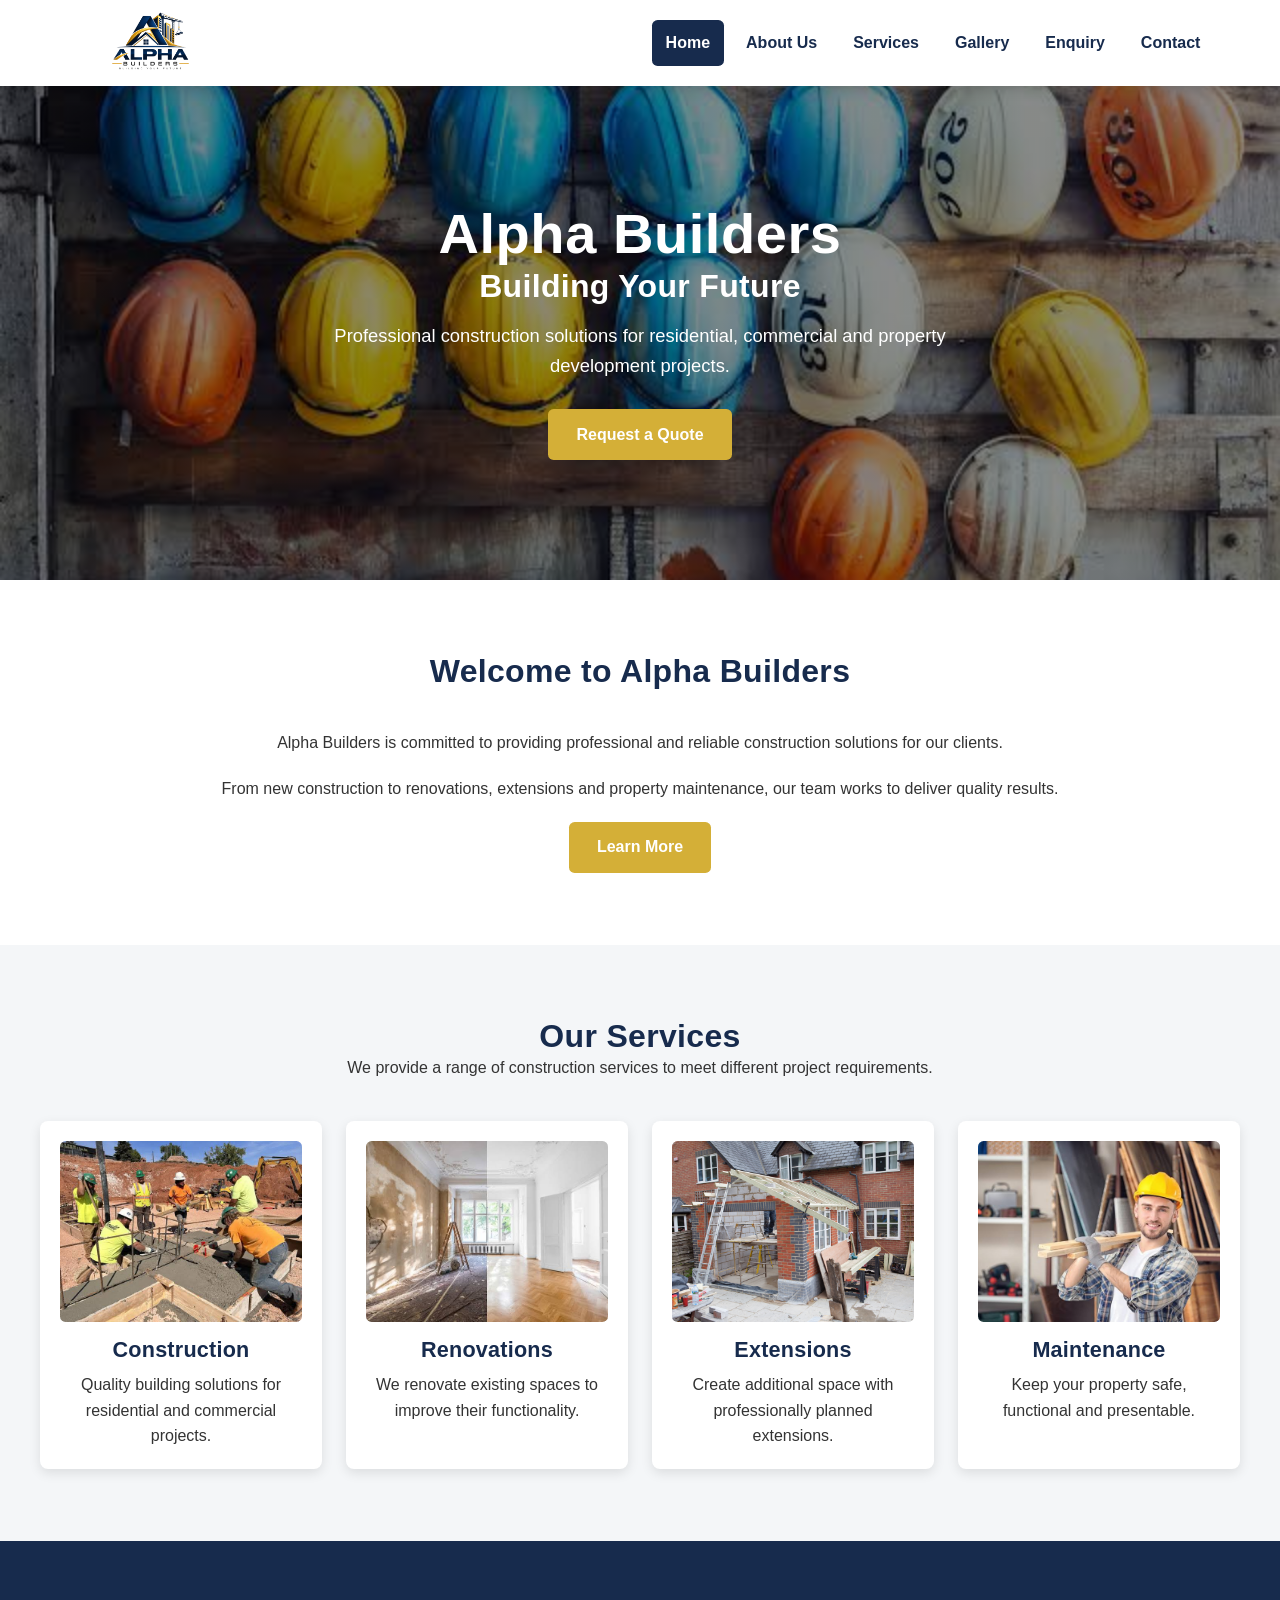
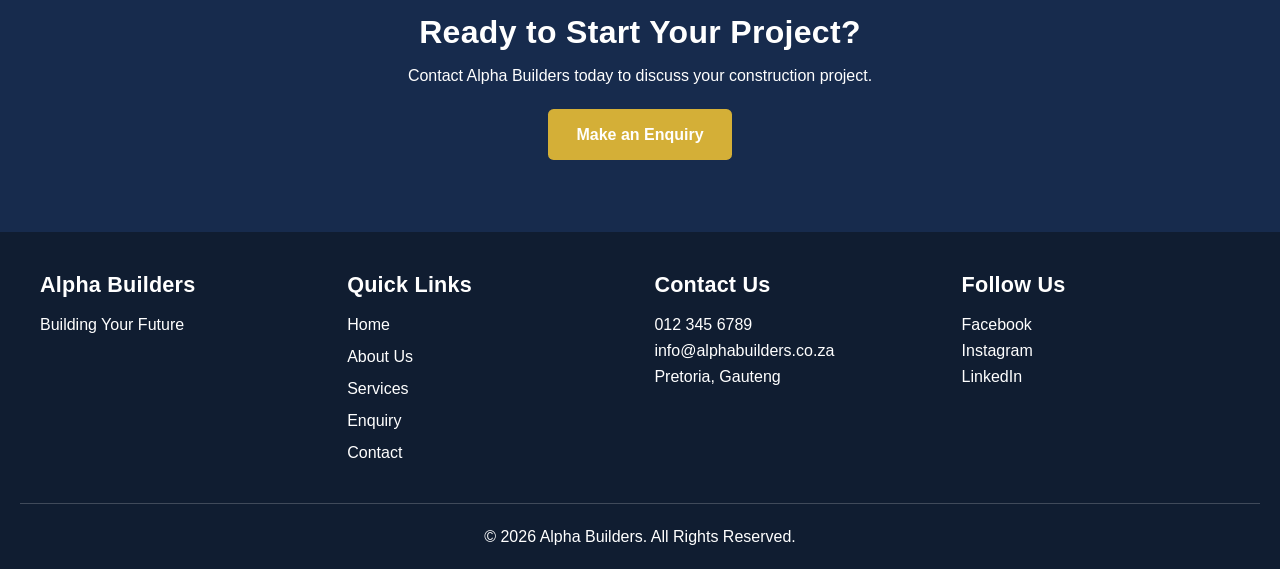
<file: index.html>
<!DOCTYPE html>
<html lang="en">
 <head>
  <!-- ================= PAGE INFORMATION ================= -->
  <meta charset="utf-8"/>
  <meta content="width=device-width, initial-scale=1.0" name="viewport"/>
  <meta content="Alpha Builders provides professional construction, renovation and property maintenance services." name="description"/>
  <title>
   Alpha Builders | Building Your Future
  </title>
  <!-- ================= CSS STYLING ================= -->
  <link href="css/style.css" rel="stylesheet"/>
 </head>
 <body class="page-index">
  <!-- ================= HEADER ================= -->
  <header>
   <nav class="site-nav">
    <a class="logo" href="index.html">
     <img alt="Alpha Builders Logo" src="pics/po1.png"/>
    </a>
    <button aria-controls="navMenu" aria-expanded="false" aria-label="Toggle navigation" class="menu-toggle" type="button">
     <span>
     </span>
     <span>
     </span>
     <span>
     </span>
    </button>
    <ul id="navMenu">
     <li>
      <a aria-current="page" class="active" href="index.html">
       Home
      </a>
     </li>
     <li>
      <a href="about.html">
       About Us
      </a>
     </li>
     <li>
      <a href="services.html">
       Services
      </a>
     </li>
     <li>
      <a href="gallery.html">
       Gallery
      </a>
     </li>
     <li>
      <a href="enquiry.html">
       Enquiry
      </a>
     </li>
     <li>
      <a href="contact.html">
       Contact
      </a>
     </li>
    </ul>
   </nav>
  </header>
  <!-- ================= MAIN ================= -->
  <main>
   <!-- ================= HERO ================= -->
   <div class="hero-content">
    <h1>
     Alpha Builders
    </h1>
    <h2>
     Building Your Future
    </h2>
    <p>
     Professional construction solutions
        for residential, commercial and
        property development projects.
    </p>
    <a class="btn" href="enquiry.html">
     Request a Quote
    </a>
   </div>
   <!-- ================= INTRODUCTION ================= -->
   <section class="intro">
    <div class="container">
     <div class="section-title">
      <h2>
       Welcome to Alpha Builders
      </h2>
     </div>
     <p>
      Alpha Builders is committed to providing
                    professional and reliable construction
                    solutions for our clients.
     </p>
     <p>
      From new construction to renovations,
                    extensions and property maintenance,
                    our team works to deliver quality results.
     </p>
     <a class="btn" href="about.html">
      Learn More
     </a>
    </div>
   </section>
   <!-- ================= SERVICES ================= -->
   <section>
    <div class="container">
     <div class="section-title">
      <h2>
       Our Services
      </h2>
      <p>
       We provide a range of construction
                        services to meet different project
                        requirements.
      </p>
     </div>
     <div class="service-grid">
      <article class="service-card">
       <img alt="Construction" loading="lazy" sizes="(max-width: 43.75rem) 100vw, (max-width: 56.25rem) 50vw, 33vw" src="pics/po4.jpg"/>
       <h3>
        Construction
       </h3>
       <p>
        Quality building solutions
                            for residential and
                            commercial projects.
       </p>
      </article>
      <article class="service-card">
       <img alt="Renovations" loading="lazy" sizes="(max-width: 43.75rem) 100vw, (max-width: 56.25rem) 50vw, 33vw" src="pics/reno.jpg"/>
       <h3>
        Renovations
       </h3>
       <p>
        We renovate existing spaces
                            to improve their functionality.
       </p>
      </article>
      <article class="service-card">
       <img alt="Building Extensions" loading="lazy" sizes="(max-width: 43.75rem) 100vw, (max-width: 56.25rem) 50vw, 33vw" src="pics/ex.jpg"/>
       <h3>
        Extensions
       </h3>
       <p>
        Create additional space
                            with professionally planned
                            extensions.
       </p>
      </article>
      <article class="service-card">
       <img alt="Property Maintenance" loading="lazy" sizes="(max-width: 43.75rem) 100vw, (max-width: 56.25rem) 50vw, 33vw" src="pics/po3.jpg"/>
       <h3>
        Maintenance
       </h3>
       <p>
        Keep your property safe,
                            functional and presentable.
       </p>
      </article>
     </div>
    </div>
   </section>
   <!-- ================= CTA ================= -->
   <section class="cta">
    <div class="container">
     <h2>
      Ready to Start Your Project?
     </h2>
     <p>
      Contact Alpha Builders today
                    to discuss your construction project.
     </p>
     <a class="btn" href="enquiry.html">
      Make an Enquiry
     </a>
    </div>
   </section>
  </main>
  <!-- ================= FOOTER ================= -->
  <footer>
   <div class="footer-grid">
    <div>
     <h3>
      Alpha Builders
     </h3>
     <p>
      Building Your Future
     </p>
    </div>
    <div>
     <h3>
      Quick Links
     </h3>
     <ul>
      <li>
       <a href="index.html">
        Home
       </a>
      </li>
      <li>
       <a href="about.html">
        About Us
       </a>
      </li>
      <li>
       <a href="services.html">
        Services
       </a>
      </li>
      <li>
       <a href="enquiry.html">
        Enquiry
       </a>
      </li>
      <li>
       <a href="contact.html">
        Contact
       </a>
      </li>
     </ul>
    </div>
    <div>
     <h3>
      Contact Us
     </h3>
     <p>
      012 345 6789
     </p>
     <p>
      info@alphabuilders.co.za
     </p>
     <p>
      Pretoria, Gauteng
     </p>
    </div>
    <div>
     <h3>
      Follow Us
     </h3>
     <p>
      Facebook
     </p>
     <p>
      Instagram
     </p>
     <p>
      LinkedIn
     </p>
    </div>
   </div>
   <div class="copyright">
    <p>
     &copy; 2026 Alpha Builders.
                All Rights Reserved.
    </p>
   </div>
  </footer>
  <!-- ================= JAVASCRIPT ================= -->
  <script src="js/menu.js">
  </script>
 </body>
</html>
</file>
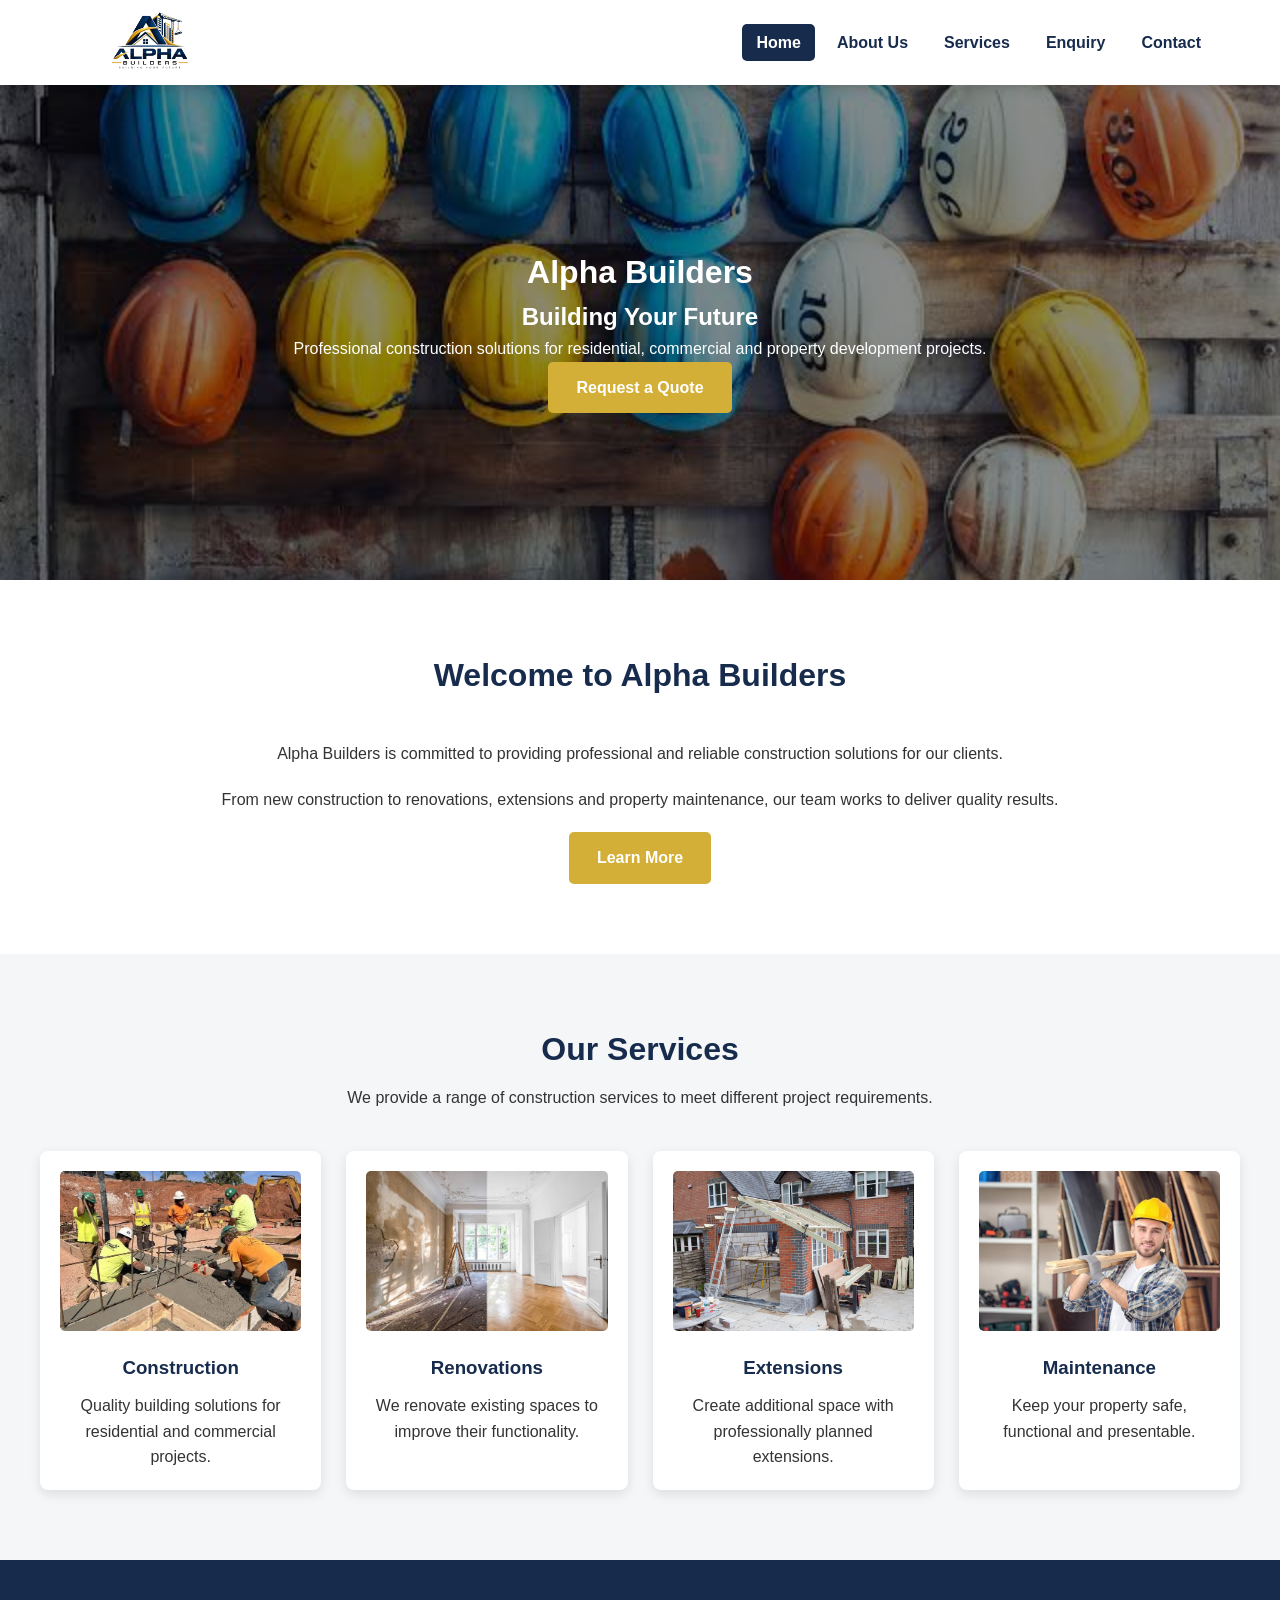
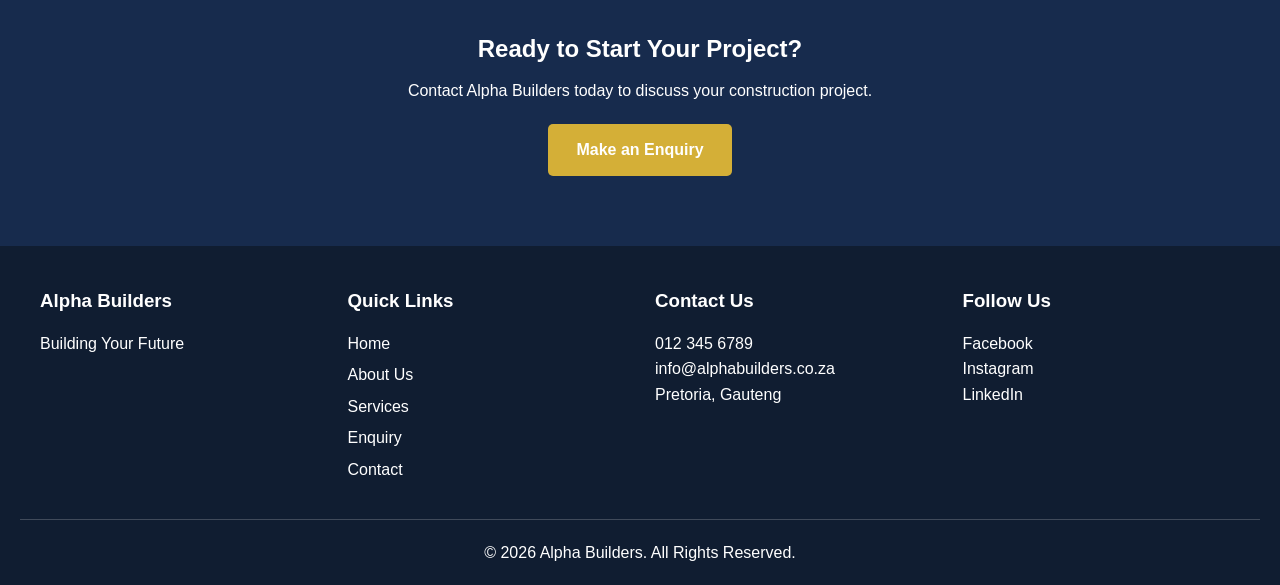
<file: Theo website/Theo website/index.html>
<!DOCTYPE html>
<html lang="en">

<head>

    <!-- ================= PAGE INFORMATION ================= -->

    <meta charset="UTF-8">

    <meta name="viewport"
          content="width=device-width, initial-scale=1.0">

    <meta name="description"
          content="Alpha Builders provides professional construction, renovation and property maintenance services.">

    <title>Alpha Builders | Building Your Future</title>


    <!-- ================= CSS STYLING ================= -->

    <style>





        /* ================= RESET ================= */

        * {
            box-sizing: border-box;
            margin: 0;
            padding: 0;
        }


        html {
            scroll-behavior: smooth;
        }


        body {
            font-family: Arial, Helvetica, sans-serif;
            line-height: 1.6;
            color: #333;
            background: #f4f6f8;
        }


        /* ================= HEADER ================= */

        header {
            position: fixed;
            top: 0;
            left: 0;
            width: 100%;
            z-index: 1000;

            background: #ffffff;

            box-shadow: 0 3px 12px rgba(0,0,0,0.15);
        }


        /* ================= NAVIGATION ================= */

        nav {
            max-width: 1200px;
            margin: auto;

            min-height: 80px;

            display: flex;
            align-items: center;
            justify-content: space-between;

            padding: 10px 25px;
        }


        /* ================= LOGO ================= */

        .logo img {
            width: 170px;
            max-height: 65px;
            object-fit: contain;
            display: block;
        }


        /* ================= MENU ================= */

        nav ul {
            list-style: none;

            display: flex;
            align-items: center;

            gap: 8px;
        }


        nav ul li a {
            text-decoration: none;
            color: #172b4d;

            font-weight: bold;

            padding: 10px 14px;

            border-radius: 5px;

            transition: 0.3s;
        }


        nav ul li a:hover,
        nav ul li a.active {
            background: #172b4d;
            color: #ffffff;
        }


        /* ================= MOBILE BUTTON ================= */

        .menu-toggle {
            display: none;
            cursor: pointer;
        }


        .menu-toggle span {
            display: block;

            width: 28px;
            height: 3px;

            background: #172b4d;

            margin: 5px;
        }


        /* ================= MAIN ================= */

        main {
            padding-top: 80px;
        }


        /* ================= HERO ================= */
.hero-content {
    width: 100%;
    min-height: 500px;

    background-image:
        linear-gradient(
            rgba(0, 0, 0, 0.45),
            rgba(0, 0, 0, 0.45)
        ),
        url("pics/po2.jpg");

    background-size: cover;
    background-position: center center;
    background-repeat: no-repeat;

    display: flex;
    flex-direction: column;
    justify-content: center;
    align-items: center;

    text-align: center;

    padding: 100px 20px;

    color: white;

    margin: 0;
    box-sizing: border-box;
}



       
.hero {
    width: 100%;
    margin: 0;
    padding: 0;
}

.hero-content {
    width: 100%;
    margin: 0;
    padding: 100px 20px;
    box-sizing: border-box;
}



        .hero h1 {
            font-size: 3.2rem;
            margin-bottom: 15px;
        }


        .hero h2 {
            font-size: 2rem;
            margin-bottom: 20px;
        }


        .hero p {
            font-size: 1.1rem;
            margin-bottom: 30px;
        }


        /* ================= BUTTON ================= */

        .btn {
            display: inline-block;

            padding: 13px 28px;

            background: #d4af37;
            color: #ffffff;

            text-decoration: none;

            font-weight: bold;

            border-radius: 5px;

            transition: 0.3s;
        }


        .btn:hover {
            background: #b89420;
            transform: translateY(-2px);
        }


        /* ================= SECTIONS ================= */

        section {
            padding: 70px 20px;
        }


        .container {
            max-width: 1200px;
            margin: auto;
        }


        .section-title {
            text-align: center;
            margin-bottom: 40px;
        }


        .section-title h2 {
            color: #172b4d;
            font-size: 2rem;
            margin-bottom: 10px;
        }


        .section-title p {
            max-width: 700px;
            margin: auto;
        }


        /* ================= INTRODUCTION ================= */

        .intro {
            background: #ffffff;
            text-align: center;
        }


        .intro p {
            max-width: 850px;
            margin: 0 auto 20px;
        }


        /* ================= SERVICE GRID ================= */

        .service-grid {
            display: grid;

            grid-template-columns:
                repeat(4, 1fr);

            gap: 25px;
        }


        .service-card {
            background: #ffffff;

            padding: 20px;

            text-align: center;

            border-radius: 8px;

            box-shadow:
                0 4px 12px rgba(0,0,0,0.10);

            transition: 0.3s;
        }


        .service-card:hover {
            transform: translateY(-5px);
        }


        .service-card img {
            width: 100%;
            height: 160px;

            object-fit: cover;

            border-radius: 5px;

            margin-bottom: 15px;
        }


        .service-card h3 {
            color: #172b4d;
            margin-bottom: 10px;
        }


        /* ================= CTA ================= */

        .cta {
            background: #172b4d;
            color: white;

            text-align: center;
        }


        .cta h2 {
            margin-bottom: 10px;
        }


        .cta p {
            margin-bottom: 20px;
        }


        /* ================= FOOTER ================= */

        footer {
            background: #101d31;
            color: white;

            padding: 40px 20px 20px;
        }


        .footer-grid {
            max-width: 1200px;
            margin: auto;

            display: grid;

            grid-template-columns:
                repeat(4, 1fr);

            gap: 30px;
        }


        footer h3 {
            margin-bottom: 15px;
        }


        footer ul {
            list-style: none;
        }


        footer li {
            margin-bottom: 6px;
        }


        footer a {
            color: white;
            text-decoration: none;
        }


        footer a:hover {
            color: #d4af37;
        }


        .copyright {
            text-align: center;

            border-top:
                1px solid rgba(255,255,255,0.2);

            margin-top: 30px;

            padding-top: 20px;
        }


        /* ================= RESPONSIVE ================= */

        @media(max-width: 900px) {

            .service-grid {
                grid-template-columns: repeat(2, 1fr);
            }

            .footer-grid {
                grid-template-columns: repeat(2, 1fr);
            }

        }


        @media(max-width: 700px) {

            nav ul {
                display: none;

                position: absolute;

                top: 80px;
                left: 0;

                width: 100%;

                background: white;

                flex-direction: column;

                padding: 15px;
            }


            nav ul.show {
                display: flex;
            }


            nav ul li {
                width: 100%;
                text-align: center;
            }


            nav ul li a {
                display: block;
            }


            .menu-toggle {
                display: block;
            }


            .hero h1 {
                font-size: 2.3rem;
            }


            .hero h2 {
                font-size: 1.5rem;
            }


            .service-grid,
            .footer-grid {
                grid-template-columns: 1fr;
            }

        }

    </style>

</head>


<body>


    <!-- ================= HEADER ================= -->

    <header>

        <nav>

            <div class="logo">

                <a href="index.html">

                    <img src="pics/po1.png"
                         alt="Alpha Builders Logo">

                </a>

            </div>


            <div class="menu-toggle"
                 onclick="toggleMenu()">

                <span></span>
                <span></span>
                <span></span>

            </div>


            <ul id="navMenu">

                <li>
                    <a href="index.html"
                       class="active">
                        Home
                    </a>
                </li>

                <li>
                    <a href="about.html">
                        About Us
                    </a>
                </li>

                <li>
                    <a href="services.html">
                        Services
                    </a>
                </li>

                <li>
                    <a href="enquiry.html">
                        Enquiry
                    </a>
                </li>

                <li>
                    <a href="contact.html">
                        Contact
                    </a>
                </li>

            </ul>

        </nav>

    </header>


    <!-- ================= MAIN ================= -->

    <main>


        <!-- ================= HERO ================= -->

       
<div class="hero-content">

    <h1>
        Alpha Builders
    </h1>

    <h2>
        Building Your Future
    </h2>

    <p>
        Professional construction solutions
        for residential, commercial and
        property development projects.
    </p>

    <a href="enquiry.html"
       class="btn">

        Request a Quote

    </a>

</div>


        <!-- ================= INTRODUCTION ================= -->

        <section class="intro">

            <div class="container">

                <div class="section-title">

                    <h2>
                        Welcome to Alpha Builders
                    </h2>

                </div>


                <p>
                    Alpha Builders is committed to providing
                    professional and reliable construction
                    solutions for our clients.
                </p>


                <p>
                    From new construction to renovations,
                    extensions and property maintenance,
                    our team works to deliver quality results.
                </p>


                <a href="about.html"
                   class="btn">

                    Learn More

                </a>

            </div>

        </section>


        <!-- ================= SERVICES ================= -->

        <section>

            <div class="container">

                <div class="section-title">

                    <h2>
                        Our Services
                    </h2>

                    <p>
                        We provide a range of construction
                        services to meet different project
                        requirements.
                    </p>

                </div>


                <div class="service-grid">


                    <article class="service-card">

                        <img src="pics/po4.jpg"
                             alt="Construction">

                        <h3>
                            Construction
                        </h3>

                        <p>
                            Quality building solutions
                            for residential and
                            commercial projects.
                        </p>

                    </article>


                    <article class="service-card">

                        <img src="pics/reno.jpg"
                             alt="Renovations">

                        <h3>
                            Renovations
                        </h3>

                        <p>
                            We renovate existing spaces
                            to improve their functionality.
                        </p>

                    </article>


                    <article class="service-card">

                        <img src="pics/ex.jpg"
                             alt="Building Extensions">

                        <h3>
                            Extensions
                        </h3>

                        <p>
                            Create additional space
                            with professionally planned
                            extensions.
                        </p>

                    </article>


                    <article class="service-card">

                        <img src="pics/po3.jpg"
                             alt="Property Maintenance">

                        <h3>
                            Maintenance
                        </h3>

                        <p>
                            Keep your property safe,
                            functional and presentable.
                        </p>

                    </article>


                </div>

            </div>

        </section>


        <!-- ================= CTA ================= -->

        <section class="cta">

            <div class="container">

                <h2>
                    Ready to Start Your Project?
                </h2>

                <p>
                    Contact Alpha Builders today
                    to discuss your construction project.
                </p>

                <a href="enquiry.html"
                   class="btn">

                    Make an Enquiry

                </a>

            </div>

        </section>


    </main>


    <!-- ================= FOOTER ================= -->

    <footer>

        <div class="footer-grid">


            <div>

                <h3>
                    Alpha Builders
                </h3>

                <p>
                    Building Your Future
                </p>

            </div>


            <div>

                <h3>
                    Quick Links
                </h3>

                <ul>

                    <li>
                        <a href="index.html">
                            Home
                        </a>
                    </li>

                    <li>
                        <a href="about.html">
                            About Us
                        </a>
                    </li>

                    <li>
                        <a href="services.html">
                            Services
                        </a>
                    </li>

                    <li>
                        <a href="enquiry.html">
                            Enquiry
                        </a>
                    </li>

                    <li>
                        <a href="contact.html">
                            Contact
                        </a>
                    </li>

                </ul>

            </div>


            <div>

                <h3>
                    Contact Us
                </h3>

                <p>
                    012 345 6789
                </p>

                <p>
                    info@alphabuilders.co.za
                </p>

                <p>
                    Pretoria, Gauteng
                </p>

            </div>


            <div>

                <h3>
                    Follow Us
                </h3>

                <p>
                    Facebook
                </p>

                <p>
                    Instagram
                </p>

                <p>
                    LinkedIn
                </p>

            </div>


        </div>


        <div class="copyright">

            <p>
                &copy; 2026 Alpha Builders.
                All Rights Reserved.
            </p>

        </div>

    </footer>


    <!-- ================= JAVASCRIPT ================= -->

   


</body>

</html>
</file>
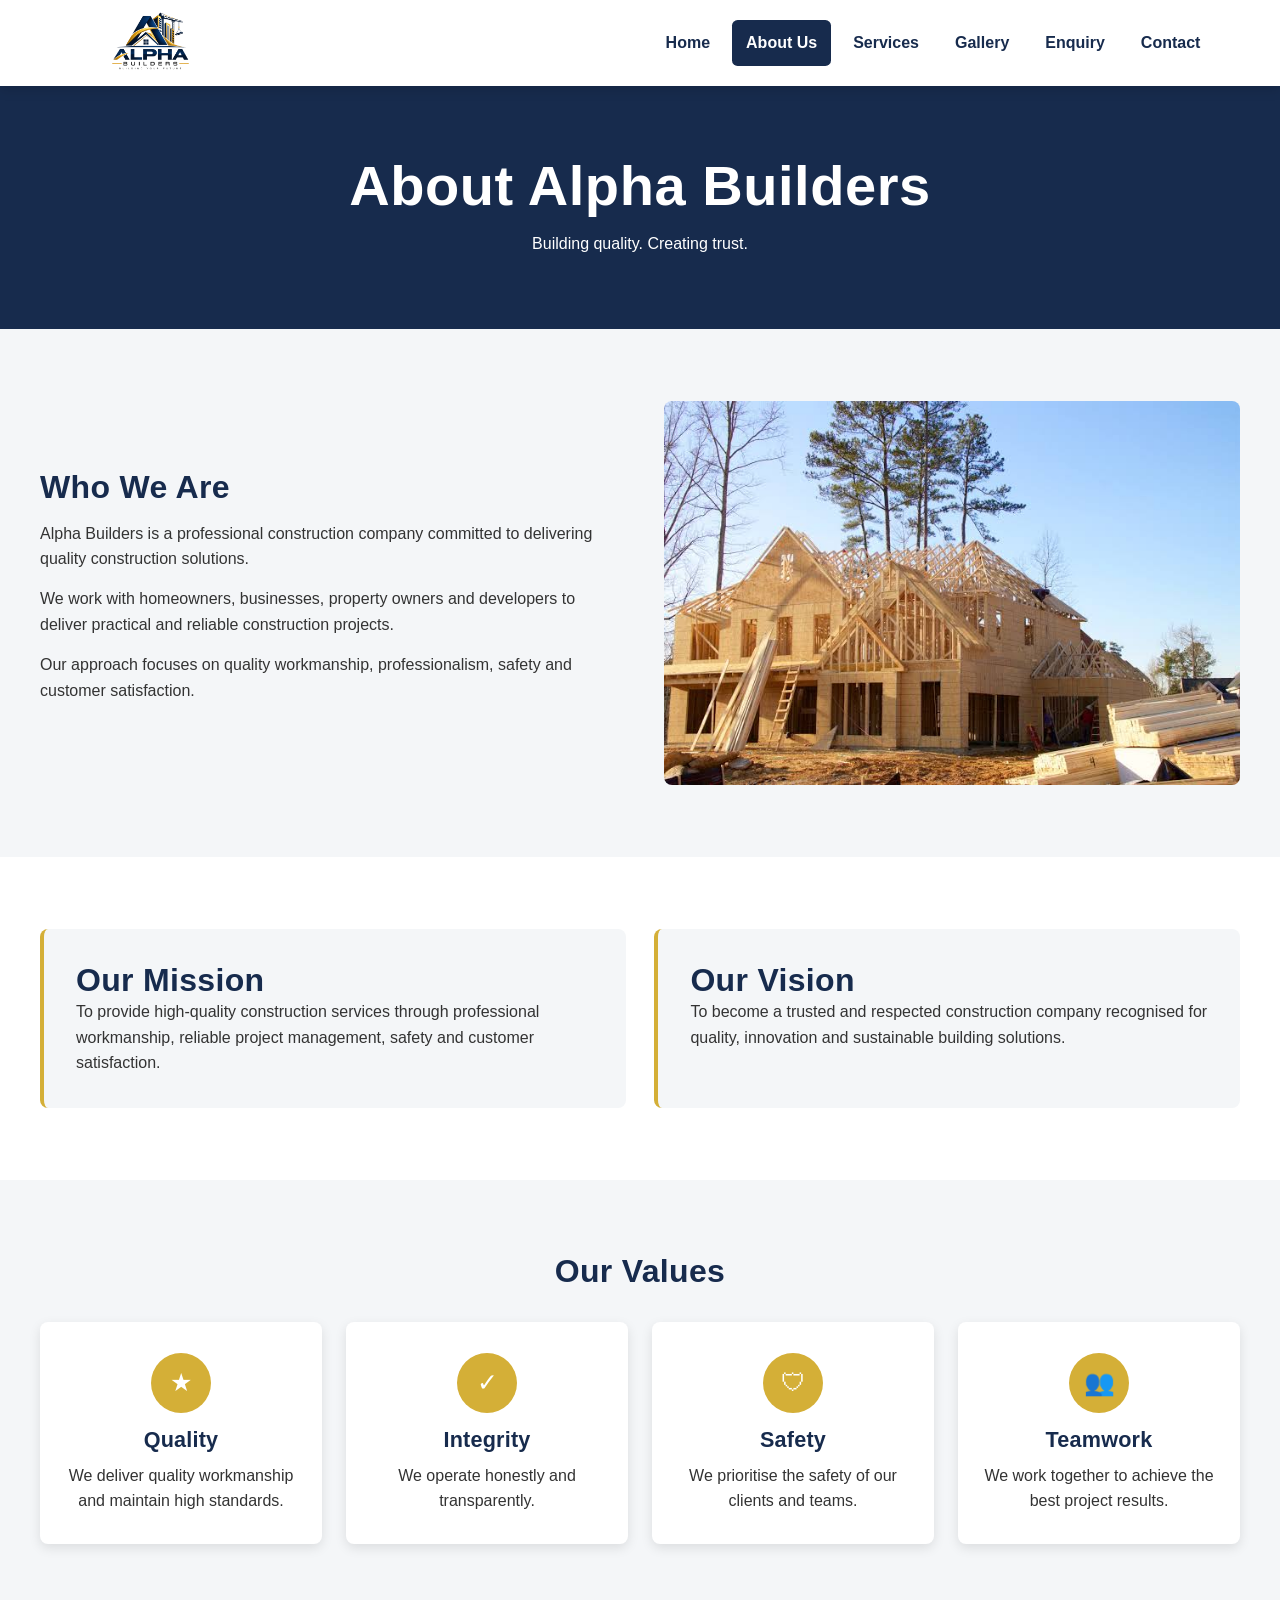
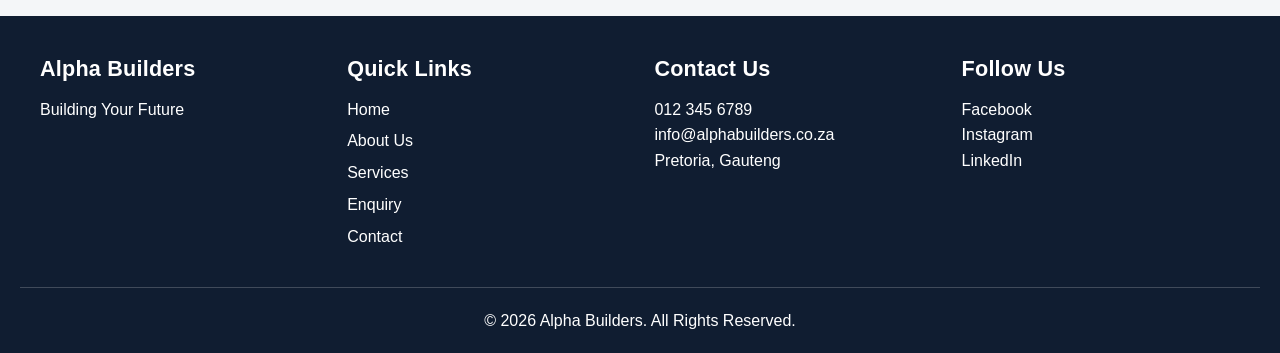
<file: about.html>
<!DOCTYPE html>
<html lang="en">
 <head>
  <meta charset="utf-8"/>
  <meta content="width=device-width, initial-scale=1.0" name="viewport"/>
  <title>
   About Us | Alpha Builders
  </title>
  <link href="css/style.css" rel="stylesheet"/>
  <meta content="Learn more about Alpha Builders, its mission, vision and values." name="description"/>
 </head>
 <body class="page-about">
  <!-- ================= HEADER ================= -->
  <header>
   <nav class="site-nav">
    <a class="logo" href="index.html">
     <img alt="Alpha Builders Logo" src="pics/po1.png"/>
    </a>
    <button aria-controls="navMenu" aria-expanded="false" aria-label="Toggle navigation" class="menu-toggle" type="button">
     <span>
     </span>
     <span>
     </span>
     <span>
     </span>
    </button>
    <ul id="navMenu">
     <li>
      <a href="index.html">
       Home
      </a>
     </li>
     <li>
      <a aria-current="page" class="active" href="about.html">
       About Us
      </a>
     </li>
     <li>
      <a href="services.html">
       Services
      </a>
     </li>
     <li>
      <a href="gallery.html">
       Gallery
      </a>
     </li>
     <li>
      <a href="enquiry.html">
       Enquiry
      </a>
     </li>
     <li>
      <a href="contact.html">
       Contact
      </a>
     </li>
    </ul>
   </nav>
  </header>
  <main>
   <!-- ================= PAGE TITLE ================= -->
   <section class="page-title">
    <h1>
     About Alpha Builders
    </h1>
    <p>
     Building quality. Creating trust.
    </p>
   </section>
   <!-- ================= COMPANY ================= -->
   <section>
    <div class="container">
     <div class="about-grid">
      <div class="about-text">
       <h2>
        Who We Are
       </h2>
       <p>
        Alpha Builders is a professional
                            construction company committed to
                            delivering quality construction
                            solutions.
       </p>
       <p>
        We work with homeowners, businesses,
                            property owners and developers to
                            deliver practical and reliable
                            construction projects.
       </p>
       <p>
        Our approach focuses on quality
                            workmanship, professionalism,
                            safety and customer satisfaction.
       </p>
      </div>
      <div>
       <img alt="Alpha Builders construction project" loading="lazy" sizes="(max-width: 43.75rem) 100vw, (max-width: 56.25rem) 50vw, 33vw" src="pics/bui.jpg"/>
      </div>
     </div>
    </div>
   </section>
   <!-- ================= MISSION / VISION ================= -->
   <section class="mission-vision">
    <div class="container">
     <div class="mv-grid">
      <article class="mv-card">
       <h2>
        Our Mission
       </h2>
       <p>
        To provide high-quality construction
                            services through professional
                            workmanship, reliable project
                            management, safety and customer
                            satisfaction.
       </p>
      </article>
      <article class="mv-card">
       <h2>
        Our Vision
       </h2>
       <p>
        To become a trusted and respected
                            construction company recognised for
                            quality, innovation and sustainable
                            building solutions.
       </p>
      </article>
     </div>
    </div>
   </section>
   <!-- ================= VALUES ================= -->
   <section>
    <div class="container">
     <h2 class="values-title">
      Our Values
     </h2>
     <div class="values-grid">
      <article class="value-card">
       <div class="value-icon">
        &starf;
       </div>
       <h3>
        Quality
       </h3>
       <p>
        We deliver quality workmanship
                            and maintain high standards.
       </p>
      </article>
      <article class="value-card">
       <div class="value-icon">
        &checkmark;
       </div>
       <h3>
        Integrity
       </h3>
       <p>
        We operate honestly and
                            transparently.
       </p>
      </article>
      <article class="value-card">
       <div class="value-icon">
        🛡
       </div>
       <h3>
        Safety
       </h3>
       <p>
        We prioritise the safety of
                            our clients and teams.
       </p>
      </article>
      <article class="value-card">
       <div class="value-icon">
        👥
       </div>
       <h3>
        Teamwork
       </h3>
       <p>
        We work together to achieve
                            the best project results.
       </p>
      </article>
     </div>
    </div>
   </section>
  </main>
  <!-- ================= FOOTER ================= -->
  <footer>
   <div class="footer-grid">
    <div>
     <h3>
      Alpha Builders
     </h3>
     <p>
      Building Your Future
     </p>
    </div>
    <div>
     <h3>
      Quick Links
     </h3>
     <ul>
      <li>
       <a href="index.html">
        Home
       </a>
      </li>
      <li>
       <a href="about.html">
        About Us
       </a>
      </li>
      <li>
       <a href="services.html">
        Services
       </a>
      </li>
      <li>
       <a href="enquiry.html">
        Enquiry
       </a>
      </li>
      <li>
       <a href="contact.html">
        Contact
       </a>
      </li>
     </ul>
    </div>
    <div>
     <h3>
      Contact Us
     </h3>
     <p>
      012 345 6789
     </p>
     <p>
      info@alphabuilders.co.za
     </p>
     <p>
      Pretoria, Gauteng
     </p>
    </div>
    <div>
     <h3>
      Follow Us
     </h3>
     <p>
      Facebook
     </p>
     <p>
      Instagram
     </p>
     <p>
      LinkedIn
     </p>
    </div>
   </div>
   <div class="copyright">
    <p>
     &copy; 2026 Alpha Builders.
                All Rights Reserved.
    </p>
   </div>
  </footer>
  <script src="js/menu.js">
  </script>
 </body>
</html>
</file>
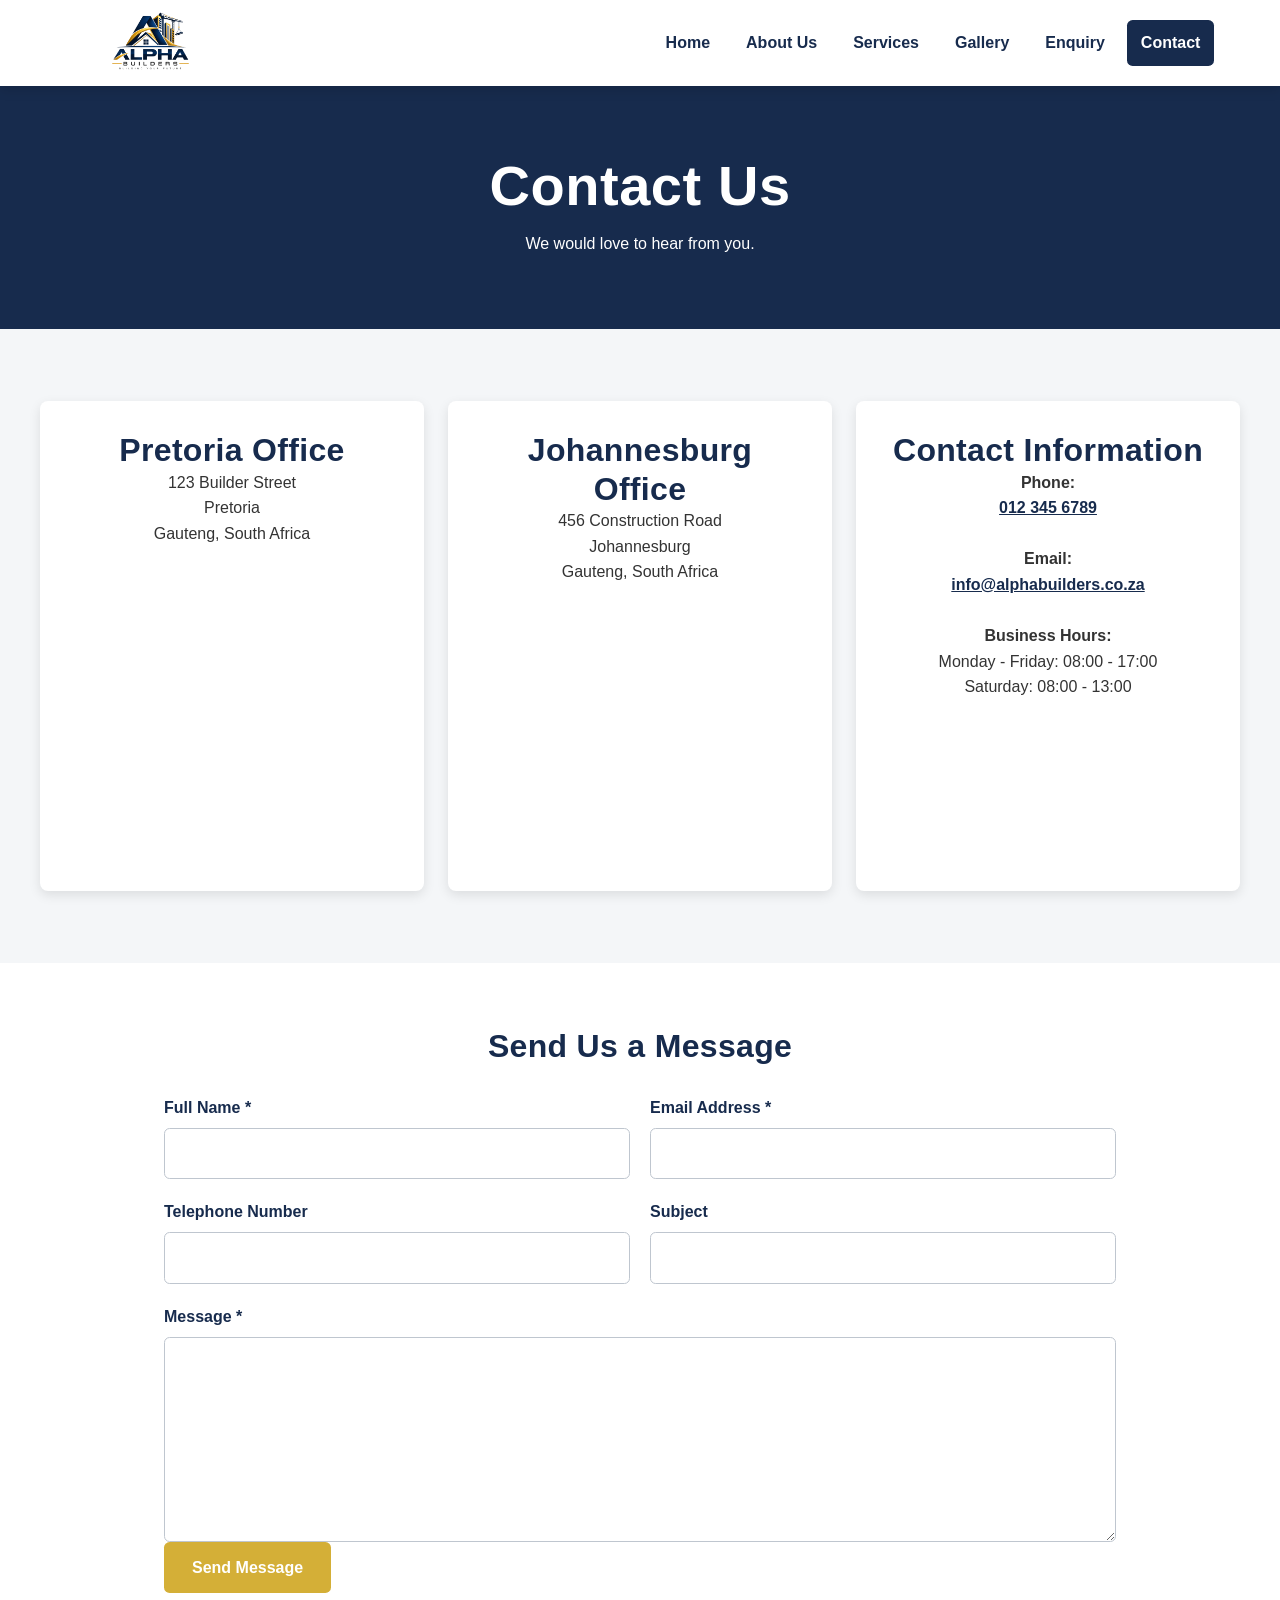
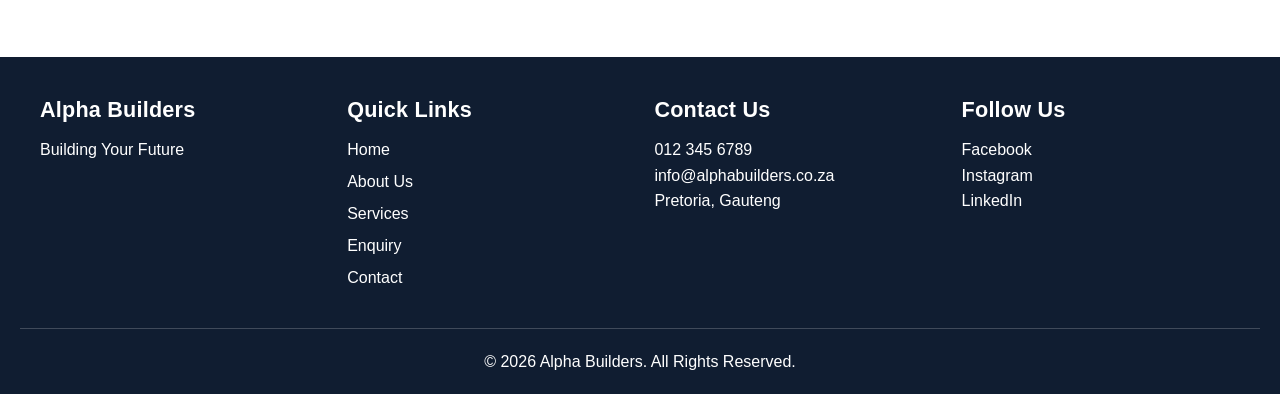
<file: contact.html>
<!DOCTYPE html>
<html lang="en">
 <head>
  <meta charset="utf-8"/>
  <meta content="width=device-width, initial-scale=1.0" name="viewport"/>
  <title>
   Contact Us | Alpha Builders
  </title>
  <link href="css/style.css" rel="stylesheet"/>
  <meta content="Contact Alpha Builders for construction enquiries and project information." name="description"/>
 </head>
 <body class="page-contact">
  <!-- ================= HEADER ================= -->
  <header>
   <nav class="site-nav">
    <a class="logo" href="index.html">
     <img alt="Alpha Builders Logo" src="pics/po1.png"/>
    </a>
    <button aria-controls="navMenu" aria-expanded="false" aria-label="Toggle navigation" class="menu-toggle" type="button">
     <span>
     </span>
     <span>
     </span>
     <span>
     </span>
    </button>
    <ul id="navMenu">
     <li>
      <a href="index.html">
       Home
      </a>
     </li>
     <li>
      <a href="about.html">
       About Us
      </a>
     </li>
     <li>
      <a href="services.html">
       Services
      </a>
     </li>
     <li>
      <a href="gallery.html">
       Gallery
      </a>
     </li>
     <li>
      <a href="enquiry.html">
       Enquiry
      </a>
     </li>
     <li>
      <a aria-current="page" class="active" href="contact.html">
       Contact
      </a>
     </li>
    </ul>
   </nav>
  </header>
  <main>
   <!-- ================= PAGE TITLE ================= -->
   <section class="page-title">
    <h1>
     Contact Us
    </h1>
    <p>
     We would love to hear from you.
    </p>
   </section>
   <!-- ================= CONTACT INFORMATION ================= -->
   <section>
    <div class="container">
     <div class="contact-grid">
      <!-- Pretoria -->
      <article class="contact-card">
       <h2>
        Pretoria Office
       </h2>
       <p>
        123 Builder Street
       </p>
       <p>
        Pretoria
       </p>
       <p>
        Gauteng, South Africa
       </p>
       <iframe class="map" loading="lazy" src="https://www.google.com/maps?q=Pretoria,Gauteng&amp;output=embed">
       </iframe>
      </article>
      <!-- Johannesburg -->
      <article class="contact-card">
       <h2>
        Johannesburg Office
       </h2>
       <p>
        456 Construction Road
       </p>
       <p>
        Johannesburg
       </p>
       <p>
        Gauteng, South Africa
       </p>
       <iframe class="map" loading="lazy" src="https://www.google.com/maps?q=Johannesburg,Gauteng&amp;output=embed">
       </iframe>
      </article>
      <!-- Contact Details -->
      <article class="contact-card">
       <h2>
        Contact Information
       </h2>
       <p>
        <strong>
         Phone:
        </strong>
       </p>
       <p>
        <a href="tel:+27123456789">
         012 345 6789
        </a>
       </p>
       <br/>
       <p>
        <strong>
         Email:
        </strong>
       </p>
       <p>
        <a href="mailto:info@alphabuilders.co.za">
         info@alphabuilders.co.za
        </a>
       </p>
       <br/>
       <p>
        <strong>
         Business Hours:
        </strong>
       </p>
       <p>
        Monday - Friday:
                            08:00 - 17:00
       </p>
       <p>
        Saturday:
                            08:00 - 13:00
       </p>
      </article>
     </div>
    </div>
   </section>
   <!-- ================= MESSAGE ================= -->
   <section class="message-section">
    <div class="message-form">
     <h2 style="text-align:center;
                           color:#172b4d;
                           margin-bottom:30px;">
      Send Us a Message
     </h2>
     <form id="contactForm">
      <div class="form-grid">
       <div class="form-group">
        <label for="name">
         Full Name *
        </label>
        <input id="name" required="" type="text"/>
       </div>
       <div class="form-group">
        <label for="email">
         Email Address *
        </label>
        <input id="email" required="" type="email"/>
       </div>
       <div class="form-group">
        <label for="phone">
         Telephone Number
        </label>
        <input id="phone" type="tel"/>
       </div>
       <div class="form-group">
        <label for="subject">
         Subject
        </label>
        <input id="subject" type="text"/>
       </div>
       <div class="form-group full">
        <label for="message">
         Message *
        </label>
        <textarea id="message" required="" rows="7"></textarea>
       </div>
      </div>
      <button type="submit">
       Send Message
      </button>
     </form>
    </div>
   </section>
  </main>
  <!-- ================= FOOTER ================= -->
  <footer>
   <div class="footer-grid">
    <div>
     <h3>
      Alpha Builders
     </h3>
     <p>
      Building Your Future
     </p>
    </div>
    <div>
     <h3>
      Quick Links
     </h3>
     <ul>
      <li>
       <a href="index.html">
        Home
       </a>
      </li>
      <li>
       <a href="about.html">
        About Us
       </a>
      </li>
      <li>
       <a href="services.html">
        Services
       </a>
      </li>
      <li>
       <a href="enquiry.html">
        Enquiry
       </a>
      </li>
      <li>
       <a href="contact.html">
        Contact
       </a>
      </li>
     </ul>
    </div>
    <div>
     <h3>
      Contact Us
     </h3>
     <p>
      012 345 6789
     </p>
     <p>
      info@alphabuilders.co.za
     </p>
     <p>
      Pretoria, Gauteng
     </p>
    </div>
    <div>
     <h3>
      Follow Us
     </h3>
     <p>
      Facebook
     </p>
     <p>
      Instagram
     </p>
     <p>
      LinkedIn
     </p>
    </div>
   </div>
   <div class="copyright">
    <p>
     &copy; 2026 Alpha Builders.
                All Rights Reserved.
    </p>
   </div>
  </footer>
  <!-- ================= JAVASCRIPT ================= -->
  <script src="js/menu.js">
  </script>
 </body>
</html>
</file>
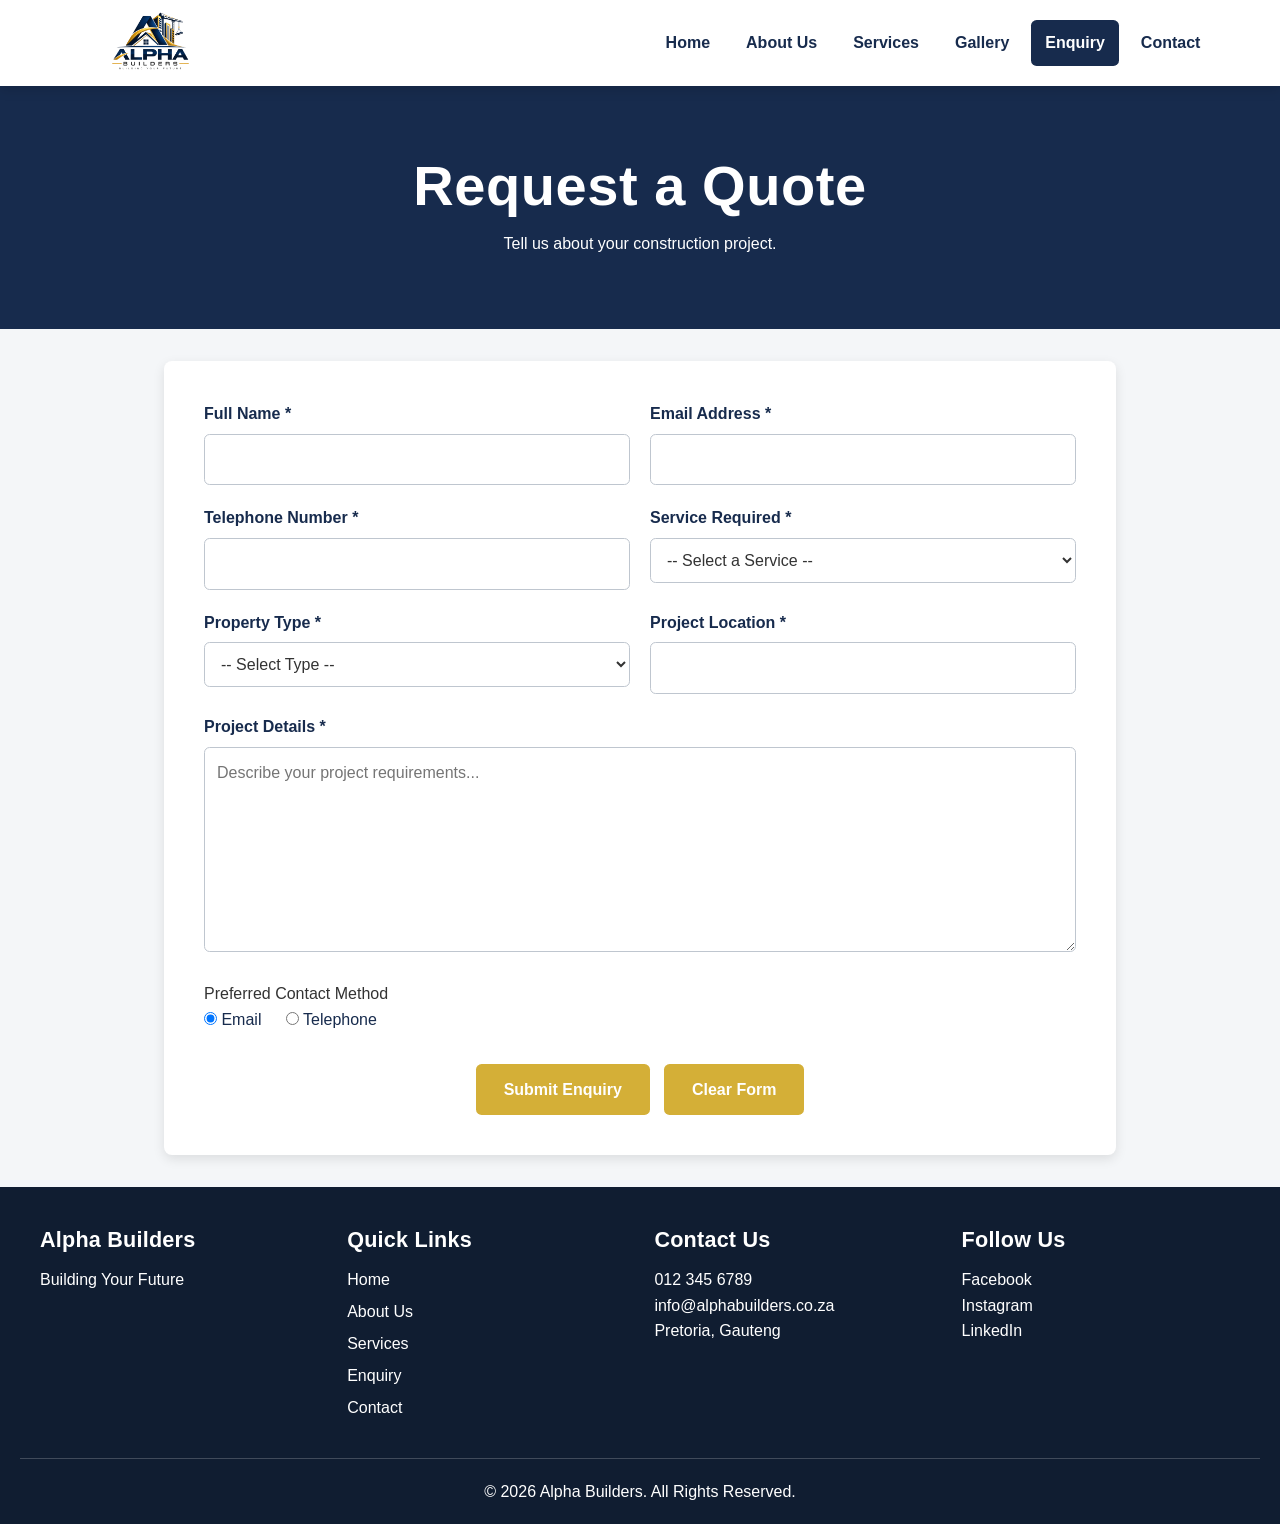
<file: enquiry.html>
<!DOCTYPE html>
<html lang="en">
 <head>
  <meta charset="utf-8"/>
  <meta content="width=device-width, initial-scale=1.0" name="viewport"/>
  <title>
   Request a Quote | Alpha Builders
  </title>
  <link href="css/style.css" rel="stylesheet"/>
  <meta content="Request a construction quote from Alpha Builders." name="description"/>
 </head>
 <body class="page-enquiry">
  <!-- ================= HEADER ================= -->
  <header>
   <nav class="site-nav">
    <a class="logo" href="index.html">
     <img alt="Alpha Builders Logo" src="pics/po1.png"/>
    </a>
    <button aria-controls="navMenu" aria-expanded="false" aria-label="Toggle navigation" class="menu-toggle" type="button">
     <span>
     </span>
     <span>
     </span>
     <span>
     </span>
    </button>
    <ul id="navMenu">
     <li>
      <a href="index.html">
       Home
      </a>
     </li>
     <li>
      <a href="about.html">
       About Us
      </a>
     </li>
     <li>
      <a href="services.html">
       Services
      </a>
     </li>
     <li>
      <a href="gallery.html">
       Gallery
      </a>
     </li>
     <li>
      <a aria-current="page" class="active" href="enquiry.html">
       Enquiry
      </a>
     </li>
     <li>
      <a href="contact.html">
       Contact
      </a>
     </li>
    </ul>
   </nav>
  </header>
  <main>
   <!-- ================= TITLE ================= -->
   <section class="page-title">
    <h1>
     Request a Quote
    </h1>
    <p>
     Tell us about your construction project.
    </p>
   </section>
   <!-- ================= FORM ================= -->
   <section class="form-section">
    <div class="form-container">
     <form id="enquiryForm">
      <div class="form-grid">
       <!-- Full Name -->
       <div class="form-group">
        <label for="fullName">
         Full Name *
        </label>
        <input id="fullName" name="fullName" required="" type="text"/>
       </div>
       <!-- Email -->
       <div class="form-group">
        <label for="email">
         Email Address *
        </label>
        <input id="email" name="email" required="" type="email"/>
       </div>
       <!-- Telephone -->
       <div class="form-group">
        <label for="phone">
         Telephone Number *
        </label>
        <input id="phone" name="phone" required="" type="tel"/>
       </div>
       <!-- Service -->
       <div class="form-group">
        <label for="service">
         Service Required *
        </label>
        <select id="service" name="service" required="">
         <option value="">
          -- Select a Service --
         </option>
         <option>
          New Construction
         </option>
         <option>
          Renovations
         </option>
         <option>
          Building Extensions
         </option>
         <option>
          Painting
         </option>
         <option>
          Paving
         </option>
         <option>
          Property Maintenance
         </option>
        </select>
       </div>
       <!-- Property Type -->
       <div class="form-group">
        <label for="propertyType">
         Property Type *
        </label>
        <select id="propertyType" name="propertyType" required="">
         <option value="">
          -- Select Type --
         </option>
         <option>
          Residential
         </option>
         <option>
          Commercial
         </option>
         <option>
          Industrial
         </option>
         <option>
          Other
         </option>
        </select>
       </div>
       <!-- Project Location -->
       <div class="form-group">
        <label for="location">
         Project Location *
        </label>
        <input id="location" name="location" required="" type="text"/>
       </div>
       <!-- Project Details -->
       <div class="form-group full">
        <label for="details">
         Project Details *
        </label>
        <textarea id="details" name="details" placeholder="Describe your project requirements..." required="" rows="7"></textarea>
       </div>
       <!-- Contact Method -->
       <div class="form-group full">
        <fieldset>
         <legend>
          Preferred Contact Method
         </legend>
         <label>
          <input checked="" name="contactMethod" type="radio" value="Email"/>
          Email
         </label>
         <label>
          <input name="contactMethod" type="radio" value="Telephone"/>
          Telephone
         </label>
        </fieldset>
       </div>
      </div>
      <!-- BUTTONS -->
      <div class="submit-area">
       <button type="submit">
        Submit Enquiry
       </button>
       <button class="reset-btn" type="reset">
        Clear Form
       </button>
      </div>
     </form>
    </div>
   </section>
  </main>
  <!-- ================= FOOTER ================= -->
  <footer>
   <div class="footer-grid">
    <div>
     <h3>
      Alpha Builders
     </h3>
     <p>
      Building Your Future
     </p>
    </div>
    <div>
     <h3>
      Quick Links
     </h3>
     <ul>
      <li>
       <a href="index.html">
        Home
       </a>
      </li>
      <li>
       <a href="about.html">
        About Us
       </a>
      </li>
      <li>
       <a href="services.html">
        Services
       </a>
      </li>
      <li>
       <a href="enquiry.html">
        Enquiry
       </a>
      </li>
      <li>
       <a href="contact.html">
        Contact
       </a>
      </li>
     </ul>
    </div>
    <div>
     <h3>
      Contact Us
     </h3>
     <p>
      012 345 6789
     </p>
     <p>
      info@alphabuilders.co.za
     </p>
     <p>
      Pretoria, Gauteng
     </p>
    </div>
    <div>
     <h3>
      Follow Us
     </h3>
     <p>
      Facebook
     </p>
     <p>
      Instagram
     </p>
     <p>
      LinkedIn
     </p>
    </div>
   </div>
   <div class="copyright">
    <p>
     &copy; 2026 Alpha Builders.
                All Rights Reserved.
    </p>
   </div>
  </footer>
  <script src="js/menu.js">
  </script>
 </body>
</html>
</file>
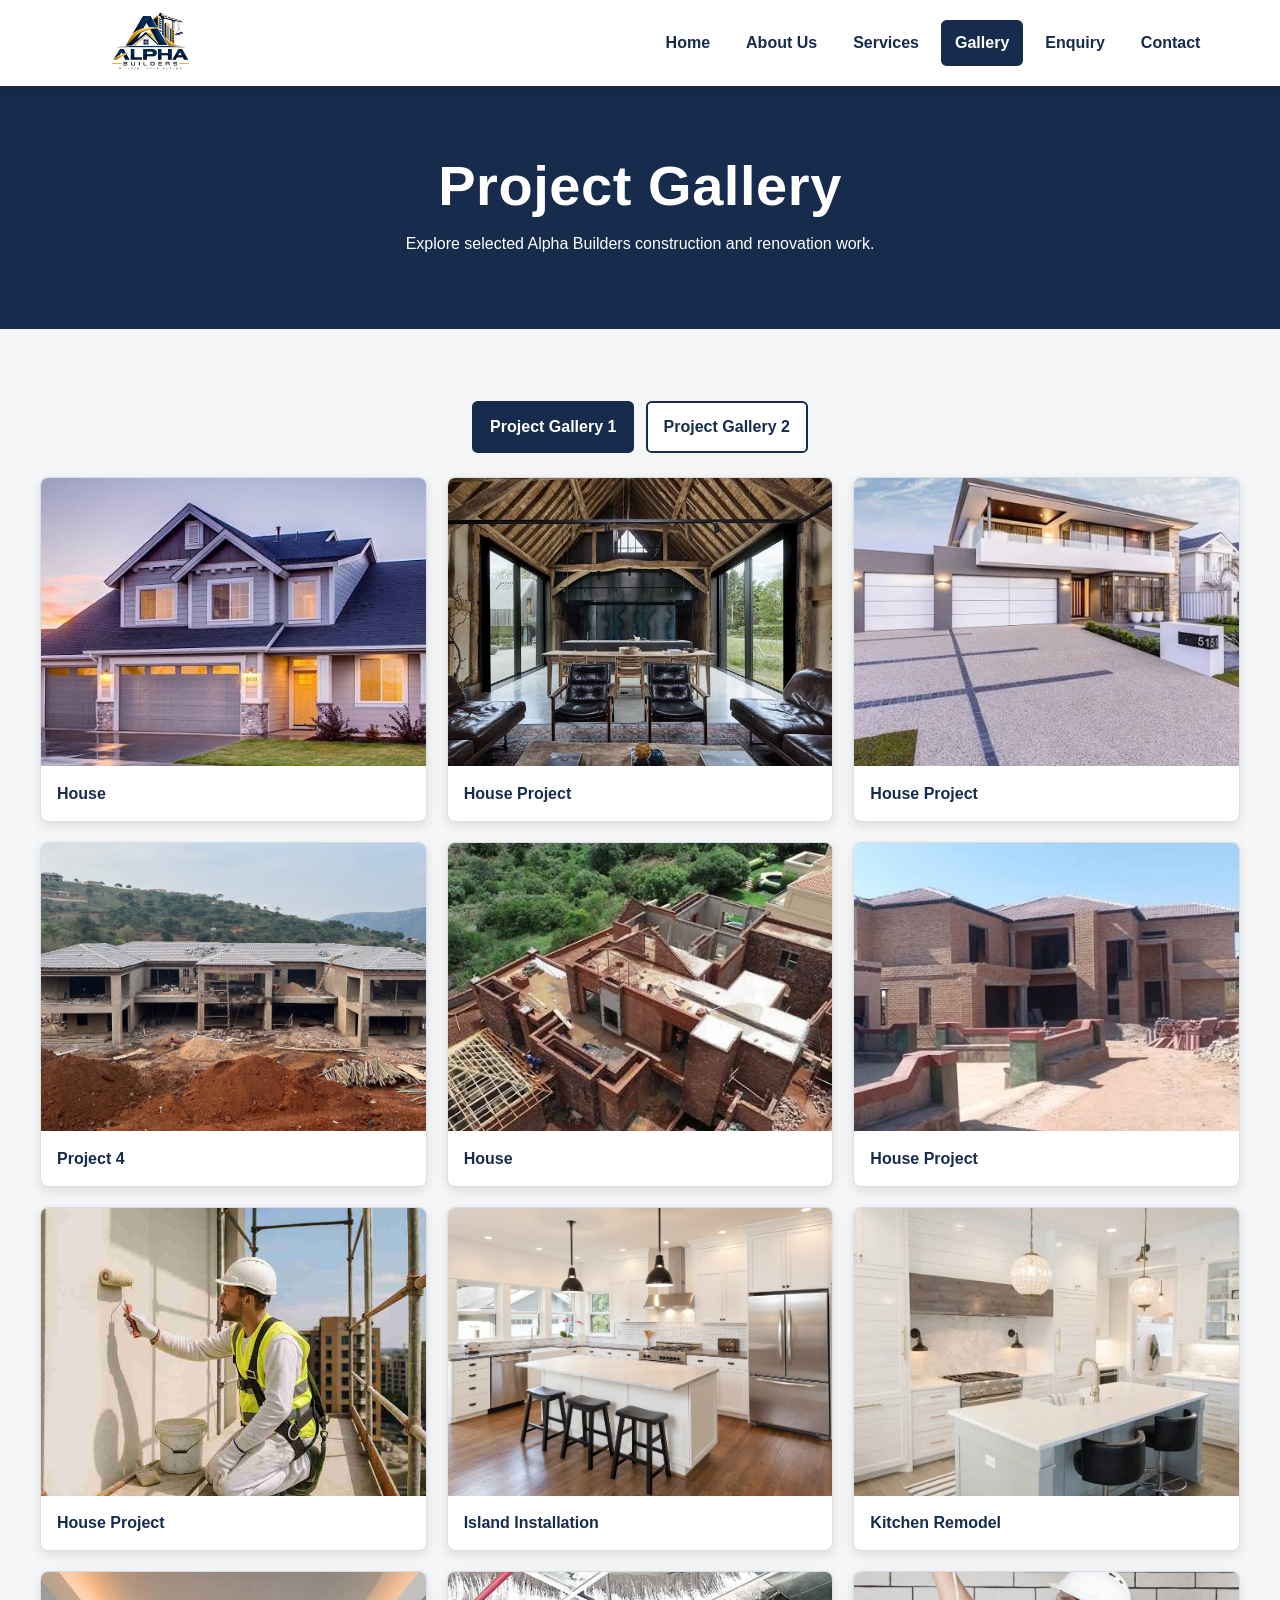
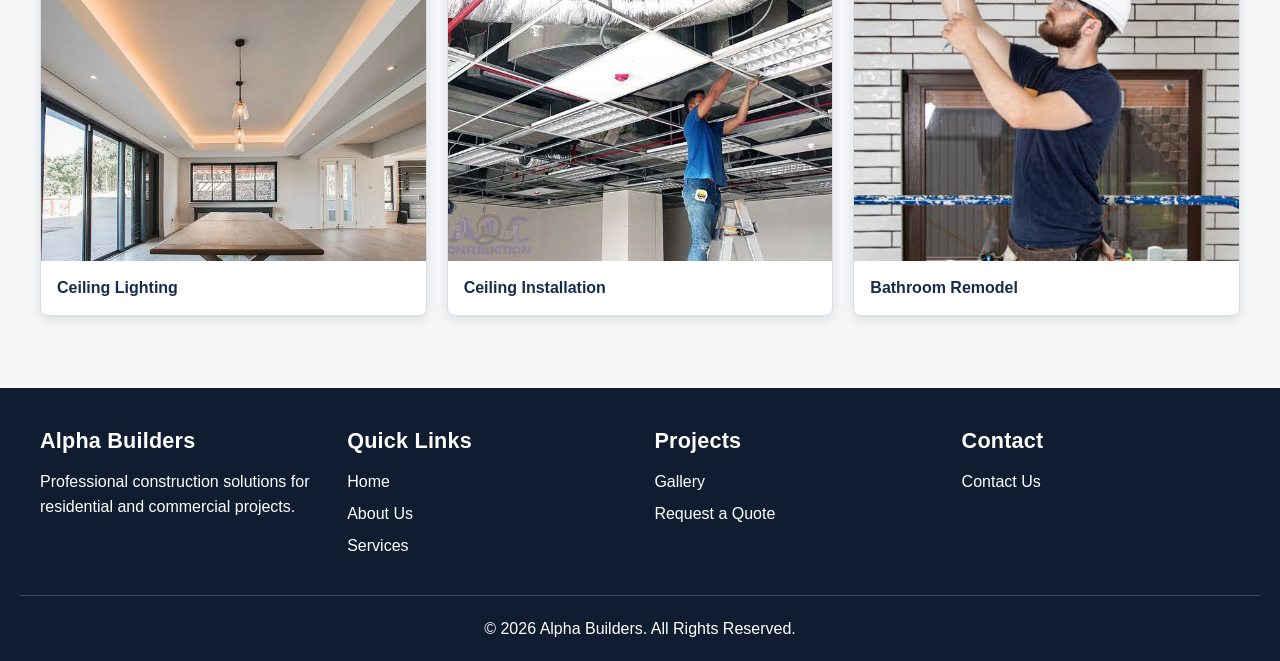
<file: gallery.html>
<!DOCTYPE html>
<html lang="en">
<head>
    <meta charset="UTF-8">
    <meta name="viewport" content="width=device-width, initial-scale=1.0">
    <meta name="description" content="View selected Alpha Builders construction and renovation projects.">
    <title>Gallery | Alpha Builders</title>
    <link rel="stylesheet" href="css/style.css">
</head>
<body class="page-gallery">
<header>
    <nav class="site-nav">
        <a class="logo" href="index.html">
            <img src="pics/po1.png" alt="Alpha Builders Logo">
        </a>
        <button class="menu-toggle" type="button" aria-label="Toggle navigation"
                aria-expanded="false" aria-controls="navMenu">
            <span></span><span></span><span></span>
        </button>
        <ul id="navMenu">
            <li><a href="index.html">Home</a></li>
            <li><a href="about.html">About Us</a></li>
            <li><a href="services.html">Services</a></li>
            <li><a href="gallery.html" class="active" aria-current="page">Gallery</a></li>
            <li><a href="enquiry.html">Enquiry</a></li>
            <li><a href="contact.html">Contact</a></li>
        </ul>
    </nav>
</header>

<main>
    <section class="page-title">
        <h1>Project Gallery</h1>
        <p>Explore selected Alpha Builders construction and renovation work.</p>
    </section>

    <section class="gallery-section">
        <div class="container">
            <div class="tabs" role="tablist" aria-label="Project galleries">
                <button class="tab-btn active" type="button" data-tab="tab1"
                        role="tab" aria-selected="true" aria-controls="tab1">
                    Project Gallery 1
                </button>
                <button class="tab-btn" type="button" data-tab="tab2"
                        role="tab" aria-selected="false" aria-controls="tab2">
                    Project Gallery 2
                </button>
            </div>

            <div class="tab-content active" id="tab1" role="tabpanel">
                <div class="gallery-grid">
                    <figure class="gallery-item">
    <img src="pics/h1.jpg" alt="Project 1" loading="lazy"
         sizes="(max-width: 43.75rem) 100vw, (max-width: 56.25rem) 50vw, 33vw">
    <figcaption>House</figcaption>
</figure>
<figure class="gallery-item">
    <img src="pics/p2.jpg" alt="Project 2" loading="lazy"
         sizes="(max-width: 43.75rem) 100vw, (max-width: 56.25rem) 50vw, 33vw">
    <figcaption>House Project</figcaption>
</figure>
<figure class="gallery-item">
    <img src="pics/p3.jpg" alt="Project 3" loading="lazy"
         sizes="(max-width: 43.75rem) 100vw, (max-width: 56.25rem) 50vw, 33vw">
    <figcaption>House Project</figcaption>
</figure>
<figure class="gallery-item">
    <img src="pics/p4.jpg" alt="project 4" loading="lazy"
         sizes="(max-width: 43.75rem) 100vw, (max-width: 56.25rem) 50vw, 33vw">
    <figcaption>Project 4</figcaption>
</figure>
<figure class="gallery-item">
    <img src="pics/p5.jpg" alt="Project 5" loading="lazy"
         sizes="(max-width: 43.75rem) 100vw, (max-width: 56.25rem) 50vw, 33vw">
    <figcaption>House</figcaption>
</figure>
<figure class="gallery-item">
    <img src="pics/p6.jpg" alt="Project 6" loading="lazy"
         sizes="(max-width: 43.75rem) 100vw, (max-width: 56.25rem) 50vw, 33vw">
    <figcaption>House Project</figcaption>
</figure>
<figure class="gallery-item">
    <img src="pics/pi.jpg" alt="Project 7" loading="lazy"
         sizes="(max-width: 43.75rem) 100vw, (max-width: 56.25rem) 50vw, 33vw">
    <figcaption>House Project</figcaption>
</figure>
<figure class="gallery-item">
    <img src="pics/is1.jpg" alt="Project 8" loading="lazy"
         sizes="(max-width: 43.75rem) 100vw, (max-width: 56.25rem) 50vw, 33vw">
    <figcaption>Island Installation</figcaption>
</figure>
<figure class="gallery-item">
    <img src="pics/is2.jpg" alt="Project 9" loading="lazy"
         sizes="(max-width: 43.75rem) 100vw, (max-width: 56.25rem) 50vw, 33vw">
    <figcaption>Kitchen Remodel</figcaption>
</figure>
<figure class="gallery-item">
    <img src="pics/c1.jpg" alt="Project 10" loading="lazy"
         sizes="(max-width: 43.75rem) 100vw, (max-width: 56.25rem) 50vw, 33vw">
    <figcaption>Ceiling Lighting</figcaption>
</figure>
<figure class="gallery-item">
    <img src="pics/c2.jpg" alt="Project 11" loading="lazy"
         sizes="(max-width: 43.75rem) 100vw, (max-width: 56.25rem) 50vw, 33vw">
    <figcaption>Ceiling Installation</figcaption>
</figure>
<figure class="gallery-item">
    <img src="pics/mmm.jpg" alt="Project 12" loading="lazy"
         sizes="(max-width: 43.75rem) 100vw, (max-width: 56.25rem) 50vw, 33vw">
    <figcaption>Bathroom Remodel</figcaption>
</figure>
                </div>
            </div>

            <div class="tab-content" id="tab2" role="tabpanel">
                <div class="gallery-grid">
                    <figure class="gallery-item">
    <img src="pics/std.jpg" alt="Project 13" loading="lazy"
         sizes="(max-width: 43.75rem) 100vw, (max-width: 56.25rem) 50vw, 33vw">
    <figcaption>Installation of Stairs</figcaption>
</figure>
<figure class="gallery-item">
    <img src="pics/pp.jpg" alt="Project 14" loading="lazy"
         sizes="(max-width: 43.75rem) 100vw, (max-width: 56.25rem) 50vw, 33vw">
    <figcaption>Plumbing</figcaption>
</figure>
<figure class="gallery-item">
    <img src="pics/pp.jpg" alt="Project 15" loading="lazy"
         sizes="(max-width: 43.75rem) 100vw, (max-width: 56.25rem) 50vw, 33vw">
    <figcaption>Blenders installation</figcaption>
</figure>
<figure class="gallery-item">
    <img src="https://cdn.home-designing.com/wp-content/uploads/2014/06/2-bedroom-bath-attached-house-plan.jpg" alt="Project 16" loading="lazy"
         sizes="(max-width: 43.75rem) 100vw, (max-width: 56.25rem) 50vw, 33vw">
    <figcaption>3D design</figcaption>
</figure>
<figure class="gallery-item">
    <img src="https://www.zillowstatic.com/bedrock/app/uploads/sites/47/GettyImages-157305916-f5a833-1440x960.jpg" alt="Project 17" loading="lazy"
         sizes="(max-width: 43.75rem) 100vw, (max-width: 56.25rem) 50vw, 33vw">
    <figcaption>Kitchen remodel</figcaption>
</figure>
<figure class="gallery-item">
    <img src="https://www.localpros.co.za/wp-content/uploads/2020/07/bathroom-plumbing-1024x682.jpg" alt="Project 18" loading="lazy"
         sizes="(max-width: 43.75rem) 100vw, (max-width: 56.25rem) 50vw, 33vw">
    <figcaption>Plumbing</figcaption>
</figure>
<figure class="gallery-item">
    <img src="https://plumbingafrica.co.za/wp-content/uploads/2023/03/20230110_154826.jpg" alt="Project 19" loading="lazy"
         sizes="(max-width: 43.75rem) 100vw, (max-width: 56.25rem) 50vw, 33vw">
    <figcaption>Geyser work</figcaption>
</figure>
<figure class="gallery-item">
    <img src="https://www.tdindustries.com/hubfs/Web%20Assets%202024/Service%20Plumbing%20Backflow%20Adjustment.webp" alt="Project 20" loading="lazy"
         sizes="(max-width: 43.75rem) 100vw, (max-width: 56.25rem) 50vw, 33vw">
    <figcaption>Pipe work</figcaption>
</figure>
<figure class="gallery-item">
    <img src="https://media.istockphoto.com/id/1310643662/photo/crew-installing-new-shingles-on-roof-on-a-rainy-day.jpg?s=612x612&w=0&k=20&c=7JOhn1PP1IGWireefIKnxQRn04QAsoxQrEutJmI8GU4=" alt="Project 21" loading="lazy"
         sizes="(max-width: 43.75rem) 100vw, (max-width: 56.25rem) 50vw, 33vw">
    <figcaption>Roofing done</figcaption>
</figure>
<figure class="gallery-item">
    <img src="https://necaibewelectricians.com/wp-content/uploads/AdobeStock_265147235-1536x1024.jpeg" alt="Project 22" loading="lazy"
         sizes="(max-width: 43.75rem) 100vw, (max-width: 56.25rem) 50vw, 33vw">
    <figcaption>Electrical work</figcaption>
</figure>
<figure class="gallery-item">
    <img src="pics/mm.jpg" alt="Project 23" loading="lazy"
         sizes="(max-width: 43.75rem) 100vw, (max-width: 56.25rem) 50vw, 33vw">
    <figcaption>Gutters</figcaption>
</figure>
<figure class="gallery-item">
    <img src="https://www.maramani.com/cdn/shop/products/First_Floor_5ab3a747-7cc1-4c79-83fe-a8bbb274a335.jpg?v=1664087158&width=1000" alt="Project 24" loading="lazy"
         sizes="(max-width: 43.75rem) 100vw, (max-width: 56.25rem) 50vw, 33vw">
    <figcaption>House Design</figcaption>
</figure>
                </div>
            </div>
        </div>
    </section>
</main>

<footer>
    <div class="footer-grid">
        <div>
            <h3>Alpha Builders</h3>
            <p>Professional construction solutions for residential and commercial projects.</p>
        </div>
        <div>
            <h3>Quick Links</h3>
            <ul>
                <li><a href="index.html">Home</a></li>
                <li><a href="about.html">About Us</a></li>
                <li><a href="services.html">Services</a></li>
            </ul>
        </div>
        <div>
            <h3>Projects</h3>
            <ul>
                <li><a href="gallery.html">Gallery</a></li>
                <li><a href="enquiry.html">Request a Quote</a></li>
            </ul>
        </div>
        <div>
            <h3>Contact</h3>
            <ul>
                <li><a href="contact.html">Contact Us</a></li>
            </ul>
        </div>
    </div>
    <p class="copyright">&copy; 2026 Alpha Builders. All Rights Reserved.</p>
</footer>

<script src="js/menu.js"></script>
<script src="js/gallery.js"></script>
</body>
</html>
</file>
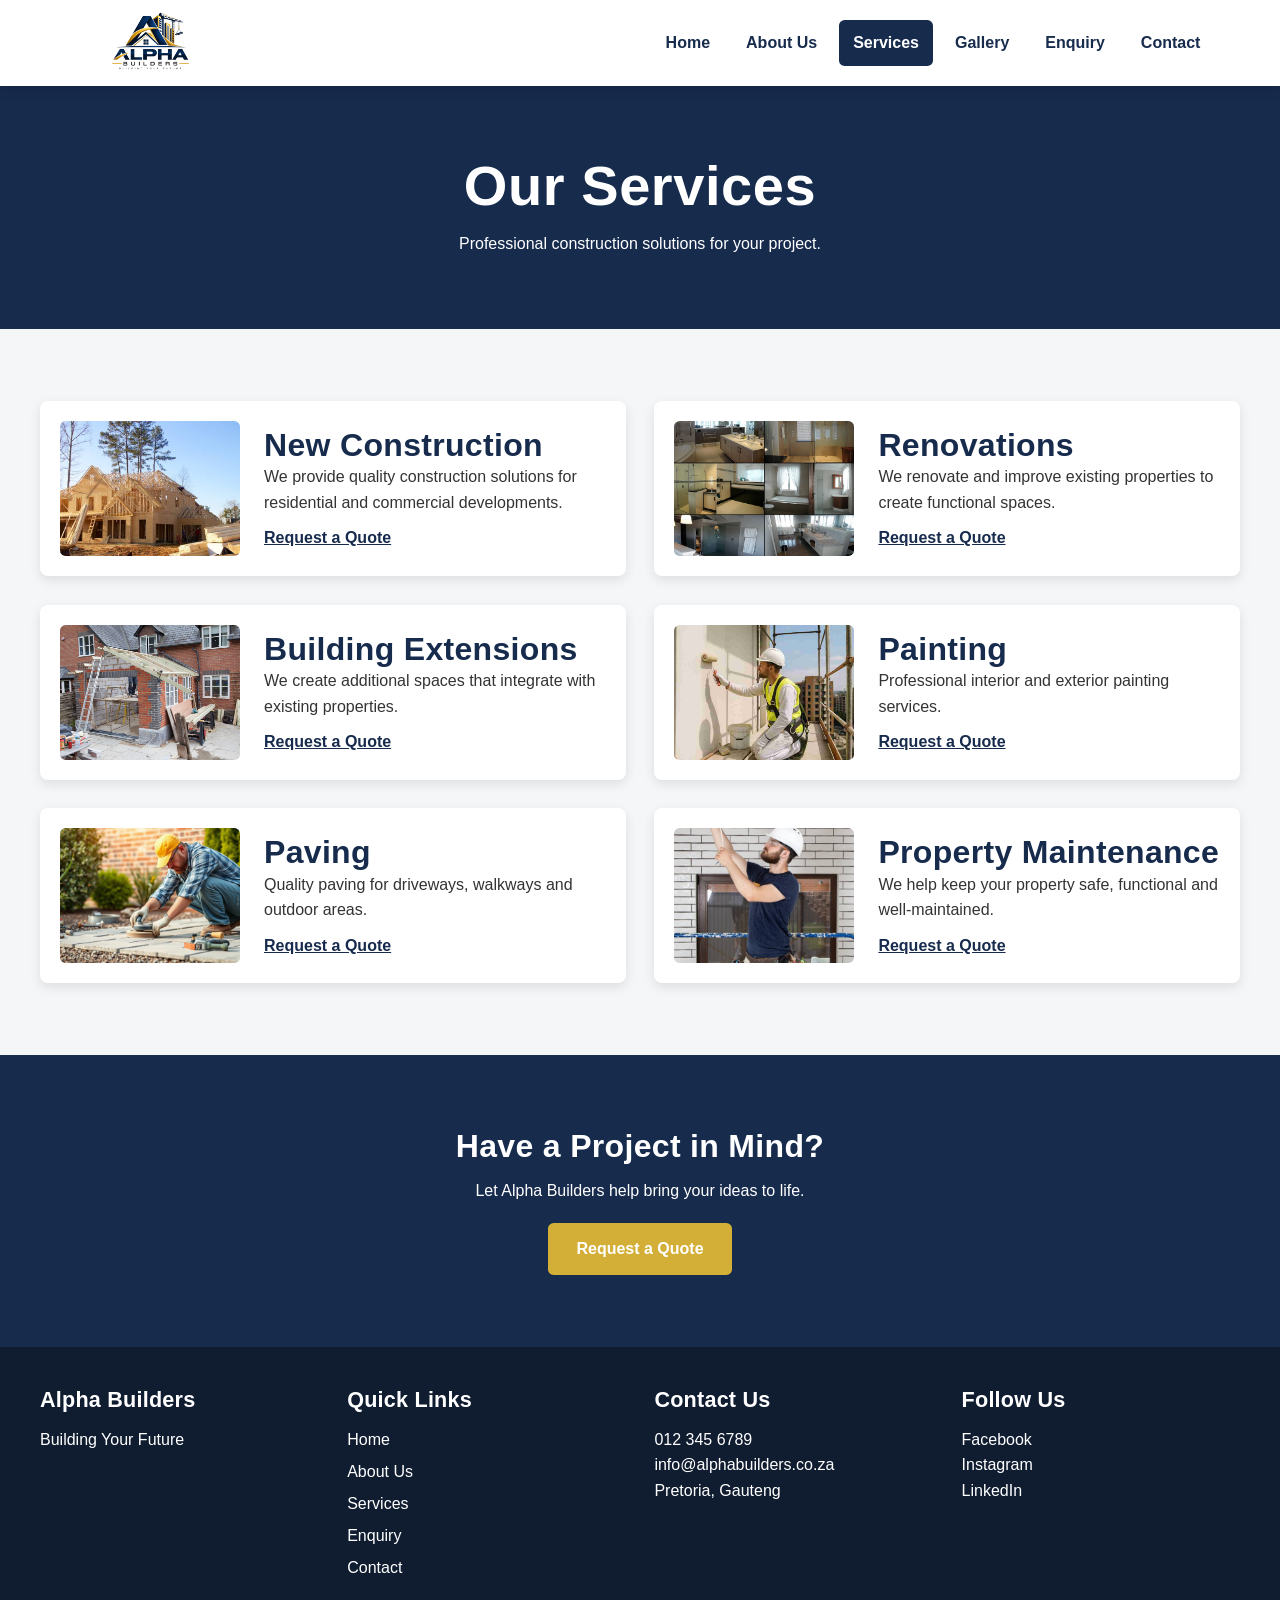
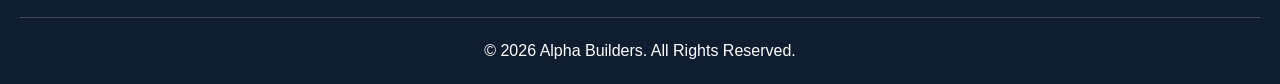
<file: services.html>
<!DOCTYPE html>
<html lang="en">
 <head>
  <meta charset="utf-8"/>
  <meta content="width=device-width, initial-scale=1.0" name="viewport"/>
  <title>
   Services | Alpha Builders
  </title>
  <link href="css/style.css" rel="stylesheet"/>
  <meta content="Explore Alpha Builders construction, renovation and property services." name="description"/>
 </head>
 <body class="page-services">
  <!-- ================= HEADER ================= -->
  <header>
   <nav class="site-nav">
    <a class="logo" href="index.html">
     <img alt="Alpha Builders Logo" src="pics/po1.png"/>
    </a>
    <button aria-controls="navMenu" aria-expanded="false" aria-label="Toggle navigation" class="menu-toggle" type="button">
     <span>
     </span>
     <span>
     </span>
     <span>
     </span>
    </button>
    <ul id="navMenu">
     <li>
      <a href="index.html">
       Home
      </a>
     </li>
     <li>
      <a href="about.html">
       About Us
      </a>
     </li>
     <li>
      <a aria-current="page" class="active" href="services.html">
       Services
      </a>
     </li>
     <li>
      <a href="gallery.html">
       Gallery
      </a>
     </li>
     <li>
      <a href="enquiry.html">
       Enquiry
      </a>
     </li>
     <li>
      <a href="contact.html">
       Contact
      </a>
     </li>
    </ul>
   </nav>
  </header>
  <main>
   <!-- ================= TITLE ================= -->
   <section class="page-title">
    <h1>
     Our Services
    </h1>
    <p>
     Professional construction solutions
                for your project.
    </p>
   </section>
   <!-- ================= SERVICES ================= -->
   <section>
    <div class="container">
     <div class="services-grid">
      <!-- Construction -->
      <article class="service">
       <img alt="New construction" loading="lazy" sizes="(max-width: 43.75rem) 100vw, (max-width: 56.25rem) 50vw, 33vw" src="pics/bui.jpg"/>
       <div>
        <h2>
         New Construction
        </h2>
        <p>
         We provide quality construction
                                solutions for residential and
                                commercial developments.
        </p>
        <a href="enquiry.html">
         Request a Quote
        </a>
       </div>
      </article>
      <!-- Renovation -->
      <article class="service">
       <img alt="Renovation" loading="lazy" sizes="(max-width: 43.75rem) 100vw, (max-width: 56.25rem) 50vw, 33vw" src="pics/re.jpg"/>
       <div>
        <h2>
         Renovations
        </h2>
        <p>
         We renovate and improve
                                existing properties to create
                                functional spaces.
        </p>
        <a href="enquiry.html">
         Request a Quote
        </a>
       </div>
      </article>
      <!-- Extensions -->
      <article class="service">
       <img alt="Building extensions" loading="lazy" sizes="(max-width: 43.75rem) 100vw, (max-width: 56.25rem) 50vw, 33vw" src="pics/ex.jpg"/>
       <div>
        <h2>
         Building Extensions
        </h2>
        <p>
         We create additional spaces
                                that integrate with existing
                                properties.
        </p>
        <a href="enquiry.html">
         Request a Quote
        </a>
       </div>
      </article>
      <!-- Painting -->
      <article class="service">
       <img alt="Painting" loading="lazy" sizes="(max-width: 43.75rem) 100vw, (max-width: 56.25rem) 50vw, 33vw" src="pics/pi.jpg"/>
       <div>
        <h2>
         Painting
        </h2>
        <p>
         Professional interior and
                                exterior painting services.
        </p>
        <a href="enquiry.html">
         Request a Quote
        </a>
       </div>
      </article>
      <!-- Paving -->
      <article class="service">
       <img alt="Pav" loading="lazy" sizes="(max-width: 43.75rem) 100vw, (max-width: 56.25rem) 50vw, 33vw" src="pics/pav.jpeg"/>
       <div>
        <h2>
         Paving
        </h2>
        <p>
         Quality paving for driveways,
                                walkways and outdoor areas.
        </p>
        <a href="enquiry.html">
         Request a Quote
        </a>
       </div>
      </article>
      <!-- Maintenance -->
      <article class="service">
       <img alt="Property maintenance" loading="lazy" sizes="(max-width: 43.75rem) 100vw, (max-width: 56.25rem) 50vw, 33vw" src="pics/mmm.jpg"/>
       <div>
        <h2>
         Property Maintenance
        </h2>
        <p>
         We help keep your property
                                safe, functional and
                                well-maintained.
        </p>
        <a href="enquiry.html">
         Request a Quote
        </a>
       </div>
      </article>
     </div>
    </div>
   </section>
   <!-- ================= CTA ================= -->
   <section class="cta">
    <div class="container">
     <h2>
      Have a Project in Mind?
     </h2>
     <p>
      Let Alpha Builders help bring
                    your ideas to life.
     </p>
     <a class="btn" href="enquiry.html">
      Request a Quote
     </a>
    </div>
   </section>
  </main>
  <!-- ================= FOOTER ================= -->
  <footer>
   <div class="footer-grid">
    <div>
     <h3>
      Alpha Builders
     </h3>
     <p>
      Building Your Future
     </p>
    </div>
    <div>
     <h3>
      Quick Links
     </h3>
     <ul>
      <li>
       <a href="index.html">
        Home
       </a>
      </li>
      <li>
       <a href="about.html">
        About Us
       </a>
      </li>
      <li>
       <a href="services.html">
        Services
       </a>
      </li>
      <li>
       <a href="enquiry.html">
        Enquiry
       </a>
      </li>
      <li>
       <a href="contact.html">
        Contact
       </a>
      </li>
     </ul>
    </div>
    <div>
     <h3>
      Contact Us
     </h3>
     <p>
      012 345 6789
     </p>
     <p>
      info@alphabuilders.co.za
     </p>
     <p>
      Pretoria, Gauteng
     </p>
    </div>
    <div>
     <h3>
      Follow Us
     </h3>
     <p>
      Facebook
     </p>
     <p>
      Instagram
     </p>
     <p>
      LinkedIn
     </p>
    </div>
   </div>
   <div class="copyright">
    <p>
     &copy; 2026 Alpha Builders.
                All Rights Reserved.
    </p>
   </div>
  </footer>
  <script src="js/menu.js">
  </script>
 </body>
</html>
</file>
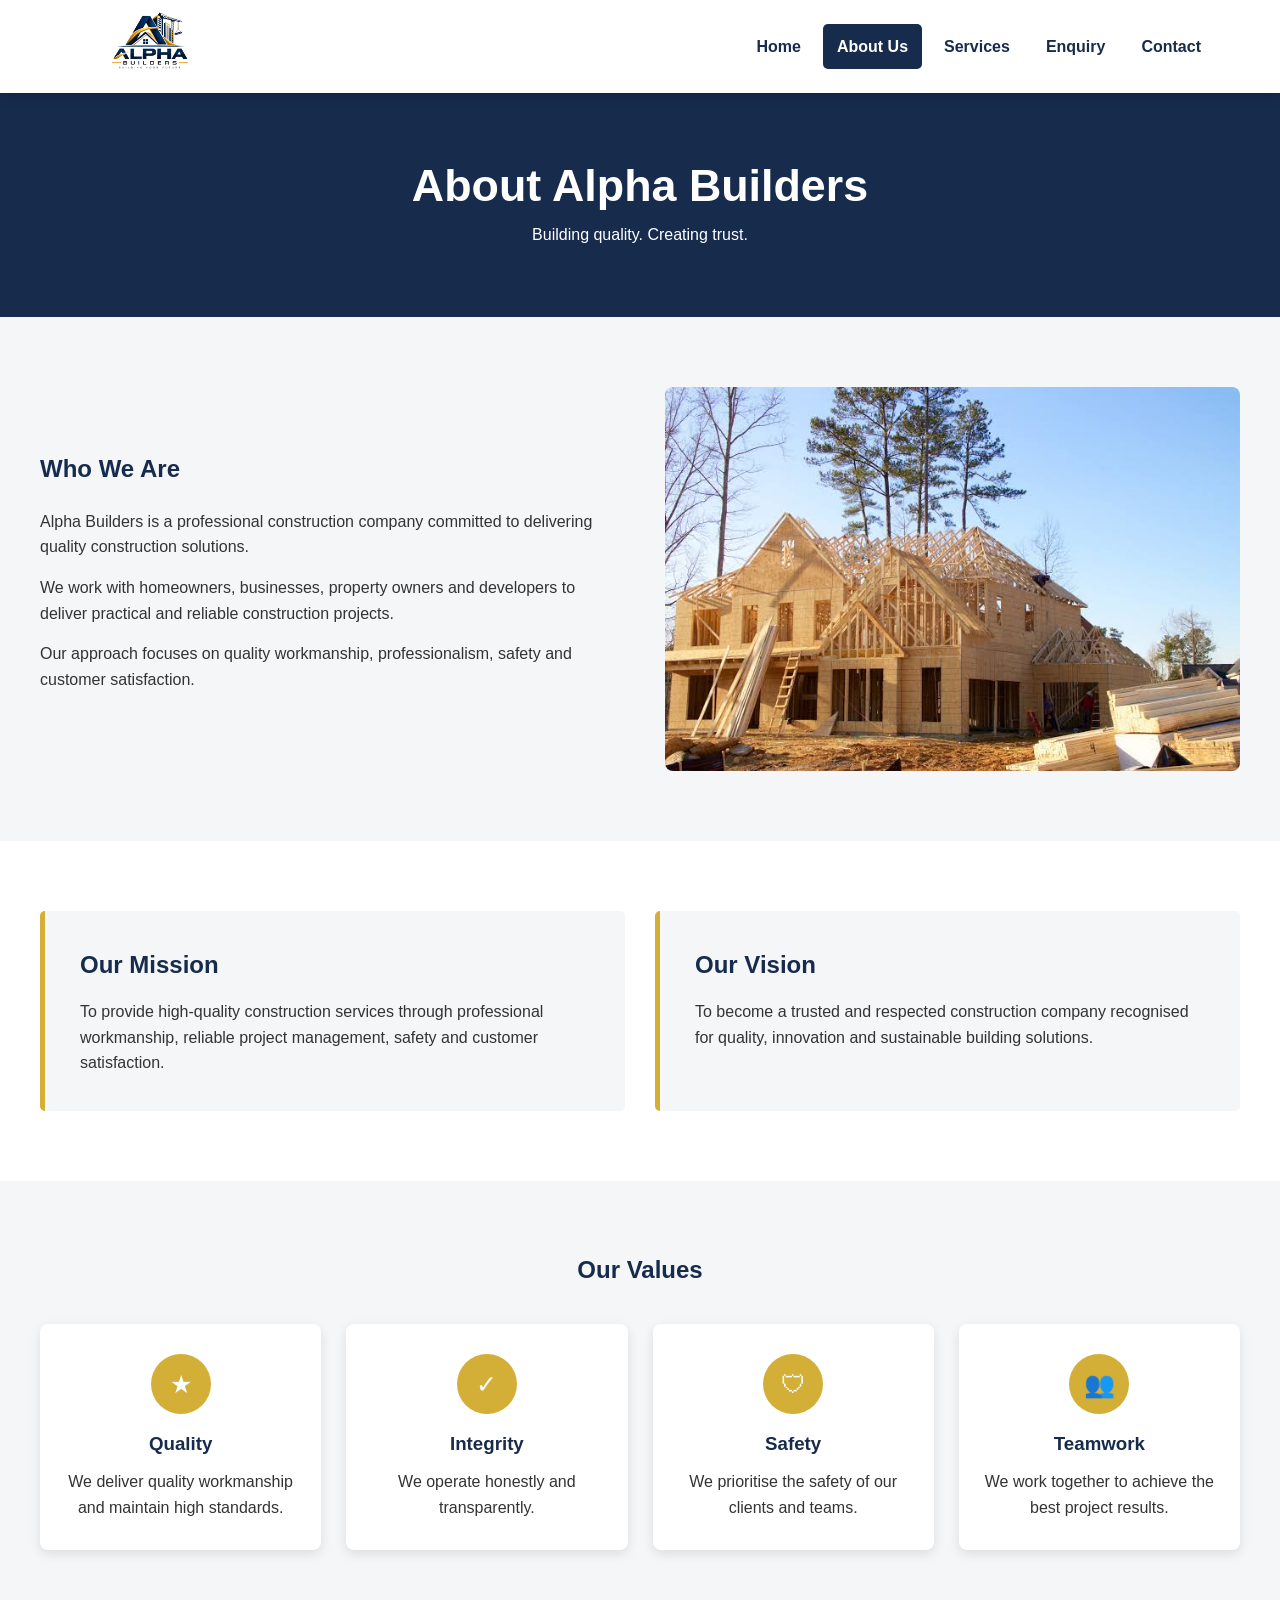
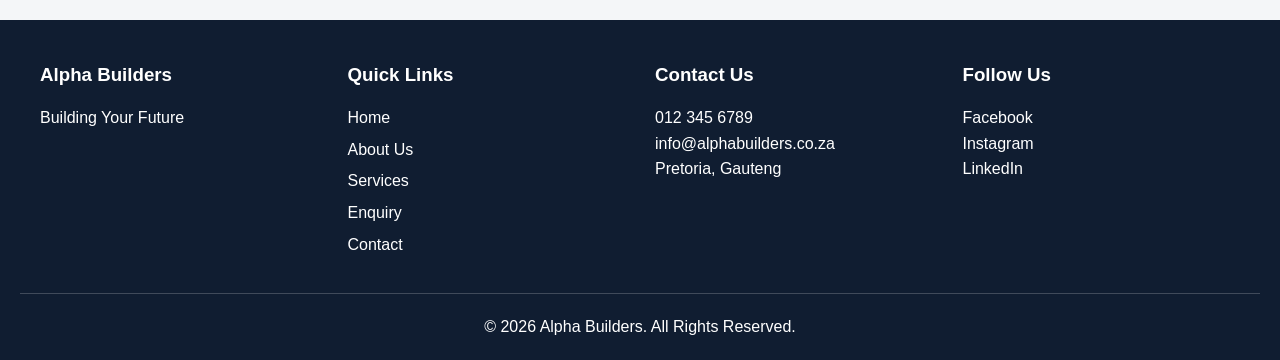
<file: Theo website/Theo website/about.html>
<!DOCTYPE html>
<html lang="en">

<head>

    <meta charset="UTF-8">

    <meta name="viewport"
          content="width=device-width, initial-scale=1.0">

    <title>About Us | Alpha Builders</title>


    <style>

        /* ================= RESET ================= */

        * {
            box-sizing: border-box;
            margin: 0;
            padding: 0;
        }


        html {
            scroll-behavior: smooth;
        }


        body {
            font-family: Arial, Helvetica, sans-serif;
            line-height: 1.6;
            color: #333;
            background: #f4f6f8;
        }


        /* ================= HEADER ================= */

        header {
            position: fixed;
            top: 0;
            left: 0;

            width: 100%;

            z-index: 1000;

            background: white;

            box-shadow:
                0 3px 12px rgba(0,0,0,0.15);
        }


        nav {
            max-width: 1200px;

            margin: auto;

            min-height: 80px;

            display: flex;

            align-items: center;

            justify-content: space-between;

            padding: 10px 25px;

            position: relative;
        }


        .logo img {
            width: 170px;
            max-height: 65px;
            object-fit: contain;
        }


        nav ul {
            list-style: none;

            display: flex;

            gap: 8px;
        }


        nav ul li a {
            display: block;

            padding: 10px 14px;

            color: #172b4d;

            text-decoration: none;

            font-weight: bold;

            border-radius: 5px;

            transition: 0.3s;
        }


        nav ul li a:hover,
        nav ul li a.active {
            background: #172b4d;
            color: white;
        }


        .menu-toggle {
            display: none;
            cursor: pointer;
        }


        .menu-toggle span {
            display: block;

            width: 28px;
            height: 3px;

            margin: 5px;

            background: #172b4d;
        }


        /* ================= MAIN ================= */

        main {
            padding-top: 80px;
        }


        section {
            padding: 70px 20px;
        }


        .container {
            max-width: 1200px;
            margin: auto;
        }


        .page-title {
            text-align: center;

            background: #172b4d;

            color: white;

            padding: 70px 20px;
        }


        .page-title h1 {
            font-size: 2.8rem;
        }


        /* ================= ABOUT ================= */

        .about-grid {
            display: grid;

            grid-template-columns: 1fr 1fr;

            gap: 50px;

            align-items: center;
        }


        .about-grid img {
            width: 100%;

            border-radius: 8px;

            display: block;
        }


        .about-text h2 {
            color: #172b4d;

            margin-bottom: 20px;
        }


        .about-text p {
            margin-bottom: 15px;
        }


        /* ================= MISSION / VISION ================= */

        .mission-vision {
            background: white;
        }


        .mv-grid {
            display: grid;

            grid-template-columns: 1fr 1fr;

            gap: 30px;
        }


        .mv-card {
            padding: 35px;

            background: #f4f6f8;

            border-left:
                5px solid #d4af37;

            border-radius: 5px;
        }


        .mv-card h2 {
            color: #172b4d;

            margin-bottom: 15px;
        }


        /* ================= VALUES ================= */

        .values-title {
            text-align: center;

            margin-bottom: 35px;

            color: #172b4d;
        }


        .values-grid {
            display: grid;

            grid-template-columns:
                repeat(4, 1fr);

            gap: 25px;
        }


        .value-card {
            background: white;

            text-align: center;

            padding: 30px 20px;

            border-radius: 8px;

            box-shadow:
                0 4px 12px rgba(0,0,0,0.10);
        }


        .value-icon {
            width: 60px;
            height: 60px;

            margin: auto auto 15px;

            border-radius: 50%;

            background: #d4af37;

            color: white;

            display: flex;

            align-items: center;

            justify-content: center;

            font-size: 25px;
        }


        .value-card h3 {
            color: #172b4d;

            margin-bottom: 10px;
        }


        /* ================= FOOTER ================= */

        footer {
            background: #101d31;

            color: white;

            padding: 40px 20px 20px;
        }


        .footer-grid {
            max-width: 1200px;

            margin: auto;

            display: grid;

            grid-template-columns:
                repeat(4, 1fr);

            gap: 30px;
        }


        footer h3 {
            margin-bottom: 15px;
        }


        footer ul {
            list-style: none;
        }


        footer li {
            margin-bottom: 6px;
        }


        footer a {
            color: white;
            text-decoration: none;
        }


        footer a:hover {
            color: #d4af37;
        }


        .copyright {
            text-align: center;

            border-top:
                1px solid rgba(255,255,255,0.2);

            margin-top: 30px;

            padding-top: 20px;
        }


        /* ================= MOBILE ================= */

        @media(max-width: 900px) {

            .about-grid,
            .mv-grid {
                grid-template-columns: 1fr;
            }


            .values-grid {
                grid-template-columns: repeat(2, 1fr);
            }


            .footer-grid {
                grid-template-columns: repeat(2, 1fr);
            }

        }


        @media(max-width: 700px) {

            nav ul {
                display: none;

                position: absolute;

                top: 80px;
                left: 0;

                width: 100%;

                background: white;

                flex-direction: column;

                padding: 15px;
            }


            nav ul.show {
                display: flex;
            }


            nav ul li {
                text-align: center;
            }


            .menu-toggle {
                display: block;
            }


            .values-grid,
            .footer-grid {
                grid-template-columns: 1fr;
            }

        }

    </style>

</head>


<body>


    <!-- ================= HEADER ================= -->

    <header>

        <nav>

            <div class="logo">

                <a href="index.html">

                    <img src="pics/po1.png"
                         alt="Alpha Builders Logo">

                </a>

            </div>


            <div class="menu-toggle"
                 onclick="toggleMenu()">

                <span></span>
                <span></span>
                <span></span>

            </div>


            <ul id="navMenu">

                <li>
                    <a href="index.html">
                        Home
                    </a>
                </li>

                <li>
                    <a href="about.html"
                       class="active">
                        About Us
                    </a>
                </li>

                <li>
                    <a href="services.html">
                        Services
                    </a>
                </li>

                <li>
                    <a href="enquiry.html">
                        Enquiry
                    </a>
                </li>

                <li>
                    <a href="contact.html">
                        Contact
                    </a>
                </li>

            </ul>

        </nav>

    </header>


    <main>


        <!-- ================= PAGE TITLE ================= -->

        <section class="page-title">

            <h1>
                About Alpha Builders
            </h1>

            <p>
                Building quality. Creating trust.
            </p>

        </section>


        <!-- ================= COMPANY ================= -->

        <section>

            <div class="container">

                <div class="about-grid">


                    <div class="about-text">

                        <h2>
                            Who We Are
                        </h2>

                        <p>
                            Alpha Builders is a professional
                            construction company committed to
                            delivering quality construction
                            solutions.
                        </p>

                        <p>
                            We work with homeowners, businesses,
                            property owners and developers to
                            deliver practical and reliable
                            construction projects.
                        </p>

                        <p>
                            Our approach focuses on quality
                            workmanship, professionalism,
                            safety and customer satisfaction.
                        </p>

                    </div>


                    <div>

                        <img src="pics/bui.jpg"
                             alt="Alpha Builders construction project">

                    </div>


                </div>

            </div>

        </section>


        <!-- ================= MISSION / VISION ================= -->

        <section class="mission-vision">

            <div class="container">

                <div class="mv-grid">


                    <article class="mv-card">

                        <h2>
                            Our Mission
                        </h2>

                        <p>
                            To provide high-quality construction
                            services through professional
                            workmanship, reliable project
                            management, safety and customer
                            satisfaction.
                        </p>

                    </article>


                    <article class="mv-card">

                        <h2>
                            Our Vision
                        </h2>

                        <p>
                            To become a trusted and respected
                            construction company recognised for
                            quality, innovation and sustainable
                            building solutions.
                        </p>

                    </article>


                </div>

            </div>

        </section>


        <!-- ================= VALUES ================= -->

        <section>

            <div class="container">

                <h2 class="values-title">
                    Our Values
                </h2>


                <div class="values-grid">


                    <article class="value-card">

                        <div class="value-icon">
                            ★
                        </div>

                        <h3>
                            Quality
                        </h3>

                        <p>
                            We deliver quality workmanship
                            and maintain high standards.
                        </p>

                    </article>


                    <article class="value-card">

                        <div class="value-icon">
                            ✓
                        </div>

                        <h3>
                            Integrity
                        </h3>

                        <p>
                            We operate honestly and
                            transparently.
                        </p>

                    </article>


                    <article class="value-card">

                        <div class="value-icon">
                            🛡
                        </div>

                        <h3>
                            Safety
                        </h3>

                        <p>
                            We prioritise the safety of
                            our clients and teams.
                        </p>

                    </article>


                    <article class="value-card">

                        <div class="value-icon">
                            👥
                        </div>

                        <h3>
                            Teamwork
                        </h3>

                        <p>
                            We work together to achieve
                            the best project results.
                        </p>

                    </article>


                </div>

            </div>

        </section>


    </main>


    <!-- ================= FOOTER ================= -->

    <footer>

        <div class="footer-grid">

            <div>
                <h3>Alpha Builders</h3>
                <p>Building Your Future</p>
            </div>


            <div>

                <h3>Quick Links</h3>

                <ul>
                    <li><a href="index.html">Home</a></li>
                    <li><a href="about.html">About Us</a></li>
                    <li><a href="services.html">Services</a></li>
                    <li><a href="enquiry.html">Enquiry</a></li>
                    <li><a href="contact.html">Contact</a></li>
                </ul>

            </div>


            <div>

                <h3>Contact Us</h3>

                <p>012 345 6789</p>
                <p>info@alphabuilders.co.za</p>
                <p>Pretoria, Gauteng</p>

            </div>


            <div>

                <h3>Follow Us</h3>

                <p>Facebook</p>
                <p>Instagram</p>
                <p>LinkedIn</p>

            </div>

        </div>


        <div class="copyright">

            <p>
                &copy; 2026 Alpha Builders.
                All Rights Reserved.
            </p>

        </div>

    </footer>


   

</body>

</html>
</file>
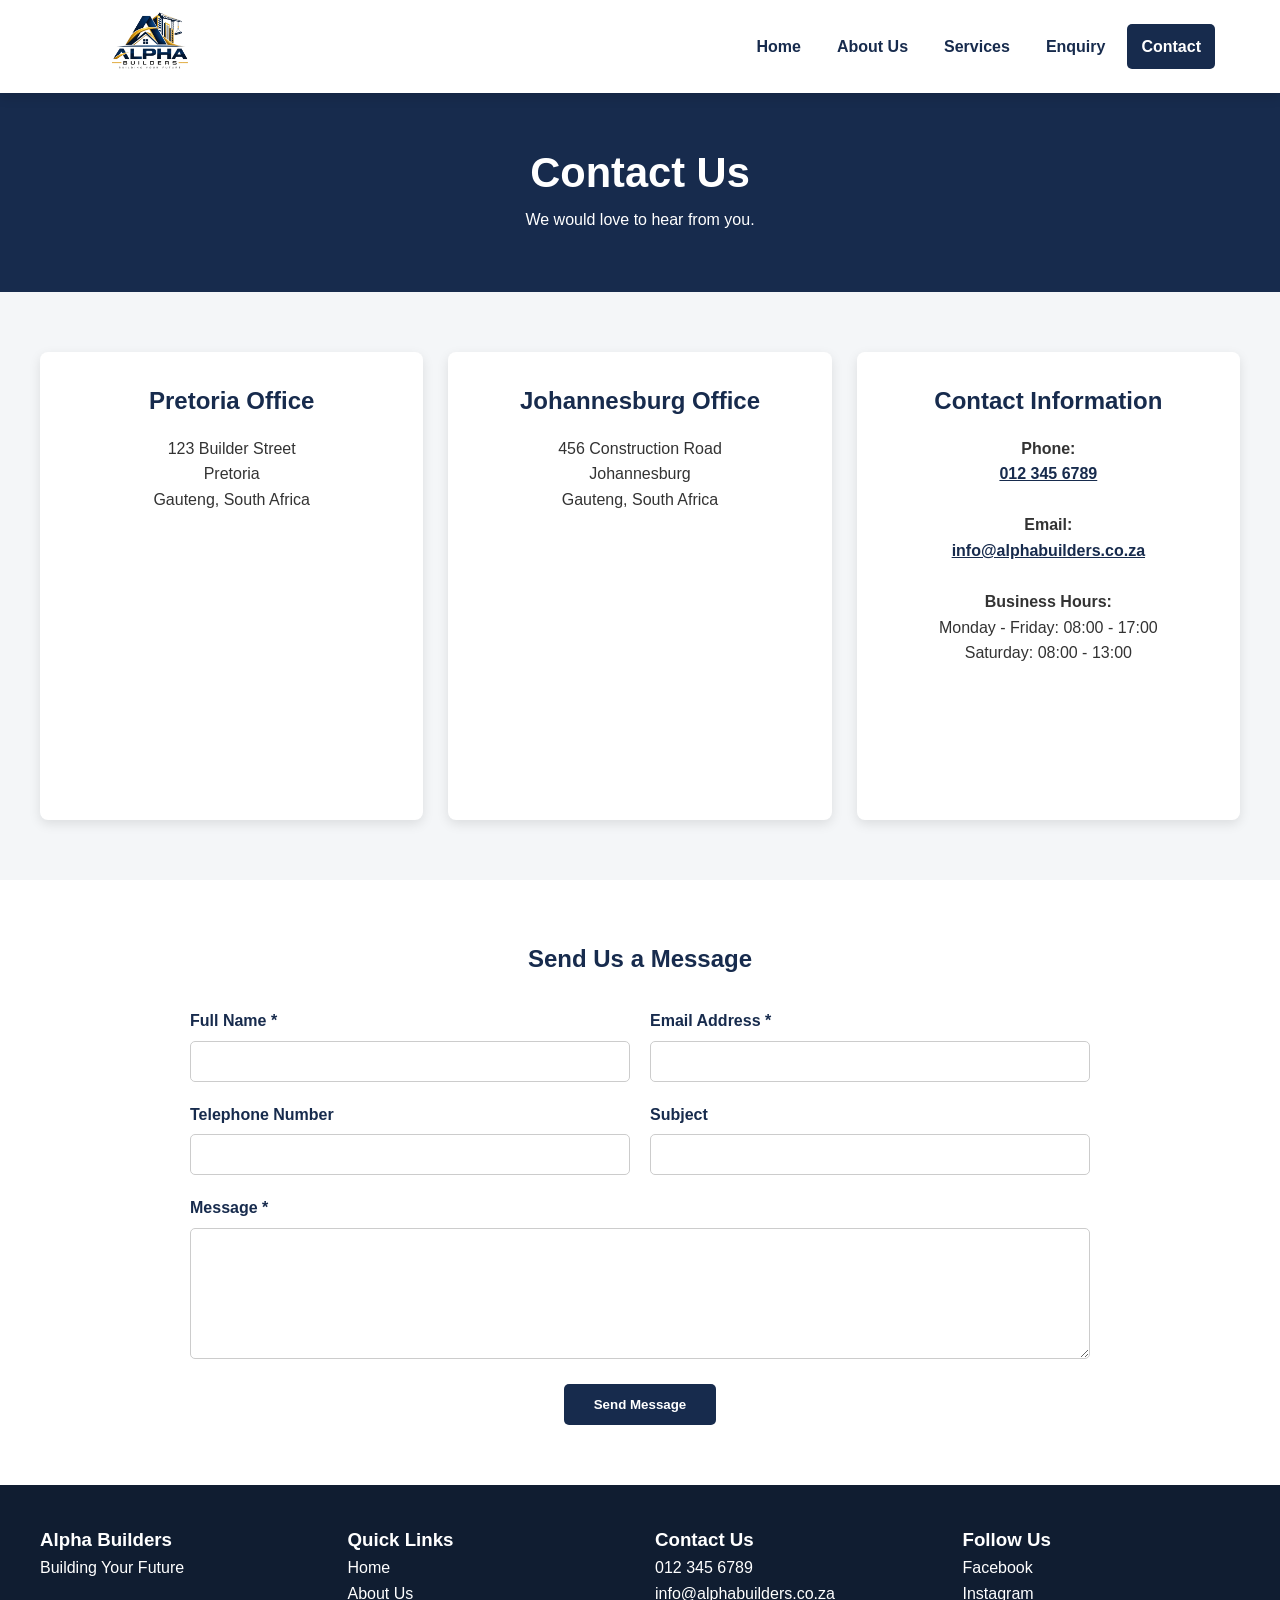
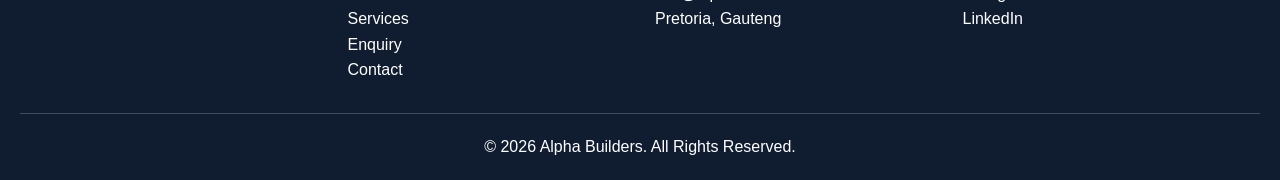
<file: Theo website/Theo website/contact.html>
﻿<!DOCTYPE html>
<html lang="en">

<head>

    <meta charset="UTF-8">

    <meta name="viewport"
          content="width=device-width, initial-scale=1.0">

    <title>Contact Us | Alpha Builders</title>


    <style>

        /* ================= RESET ================= */

        * {
            box-sizing: border-box;

            margin: 0;

            padding: 0;
        }


        body {
            font-family: Arial, Helvetica, sans-serif;

            line-height: 1.6;

            color: #333;

            background: #f4f6f8;
        }


        /* ================= HEADER ================= */

        header {
            position: fixed;

            top: 0;
            left: 0;

            width: 100%;

            z-index: 1000;

            background: white;

            box-shadow:
                0 3px 12px rgba(0,0,0,0.15);
        }


        nav {
            max-width: 1200px;

            margin: auto;

            min-height: 80px;

            display: flex;

            align-items: center;

            justify-content: space-between;

            padding: 10px 25px;

            position: relative;
        }


        .logo img {
            width: 170px;

            max-height: 65px;

            object-fit: contain;
        }


        nav ul {
            list-style: none;

            display: flex;

            gap: 8px;
        }


        nav ul li a {
            display: block;

            text-decoration: none;

            color: #172b4d;

            font-weight: bold;

            padding: 10px 14px;

            border-radius: 5px;
        }


        nav ul li a:hover,
        nav ul li a.active {
            background: #172b4d;

            color: white;
        }


        .menu-toggle {
            display: none;

            cursor: pointer;
        }


        .menu-toggle span {
            display: block;

            width: 28px;

            height: 3px;

            margin: 5px;

            background: #172b4d;
        }


        /* ================= MAIN ================= */

        main {
            padding-top: 80px;
        }


        .page-title {
            background: #172b4d;

            color: white;

            text-align: center;

            padding: 60px 20px;
        }


        .page-title h1 {
            font-size: 2.6rem;
        }


        section {
            padding: 60px 20px;
        }


        .container {
            max-width: 1200px;

            margin: auto;
        }


        /* ================= CONTACT CARDS ================= */

        .contact-grid {
            display: grid;

            grid-template-columns:
                repeat(3, 1fr);

            gap: 25px;
        }


        .contact-card {
            background: white;

            padding: 30px;

            text-align: center;

            border-radius: 8px;

            box-shadow:
                0 4px 12px rgba(0,0,0,0.10);
        }


        .contact-card h2 {
            color: #172b4d;

            margin-bottom: 15px;
        }


        .contact-card a {
            color: #172b4d;

            font-weight: bold;
        }


        /* ================= MAP ================= */

        .map {
            width: 100%;

            height: 250px;

            border: 0;

            border-radius: 8px;

            margin-top: 20px;
        }


        /* ================= MESSAGE FORM ================= */

        .message-section {
            background: white;
        }


        .message-form {
            max-width: 900px;

            margin: auto;
        }


        .form-grid {
            display: grid;

            grid-template-columns: 1fr 1fr;

            gap: 20px;
        }


        .form-group {
            display: flex;

            flex-direction: column;
        }


        .form-group.full {
            grid-column: 1 / -1;
        }


        label {
            font-weight: bold;

            color: #172b4d;

            margin-bottom: 7px;
        }


        input,
        textarea {
            padding: 12px;

            border: 1px solid #ccc;

            border-radius: 5px;

            font-family: inherit;
        }


        textarea {
            resize: vertical;
        }


        button {
            display: block;

            margin: 25px auto 0;

            padding: 13px 30px;

            border: none;

            border-radius: 5px;

            background: #172b4d;

            color: white;

            font-weight: bold;

            cursor: pointer;
        }


        button:hover {
            background: #d4af37;
        }


        /* ================= FOOTER ================= */

        footer {
            background: #101d31;

            color: white;

            padding: 40px 20px 20px;
        }


        .footer-grid {
            max-width: 1200px;

            margin: auto;

            display: grid;

            grid-template-columns:
                repeat(4, 1fr);

            gap: 30px;
        }


        footer ul {
            list-style: none;
        }


        footer a {
            color: white;

            text-decoration: none;
        }


        .copyright {
            text-align: center;

            border-top:
                1px solid rgba(255,255,255,0.2);

            margin-top: 30px;

            padding-top: 20px;
        }


        /* ================= RESPONSIVE ================= */

        @media(max-width: 900px) {

            .contact-grid {
                grid-template-columns: 1fr;
            }


            .footer-grid {
                grid-template-columns: repeat(2, 1fr);
            }

        }


        @media(max-width: 700px) {

            nav ul {
                display: none;

                position: absolute;

                top: 80px;

                left: 0;

                width: 100%;

                background: white;

                flex-direction: column;

                padding: 15px;
            }


            nav ul.show {
                display: flex;
            }


            .menu-toggle {
                display: block;
            }


            .form-grid {
                grid-template-columns: 1fr;
            }


            .form-group.full {
                grid-column: auto;
            }


            .footer-grid {
                grid-template-columns: 1fr;
            }

        }

    </style>

</head>


<body>


    <!-- ================= HEADER ================= -->

    <header>

        <nav>

            <div class="logo">

                <a href="index.html">

                    <img src="pics/po1.png"
                         alt="Alpha Builders Logo">

                </a>

            </div>


            <div class="menu-toggle"
                 onclick="toggleMenu()">

                <span></span>
                <span></span>
                <span></span>

            </div>


            <ul id="navMenu">

                <li>
                    <a href="index.html">
                        Home
                    </a>
                </li>

                <li>
                    <a href="about.html">
                        About Us
                    </a>
                </li>

                <li>
                    <a href="services.html">
                        Services
                    </a>
                </li>

                <li>
                    <a href="enquiry.html">
                        Enquiry
                    </a>
                </li>

                <li>
                    <a href="contact.html"
                       class="active">
                        Contact
                    </a>
                </li>

            </ul>

        </nav>

    </header>


    <main>


        <!-- ================= PAGE TITLE ================= -->

        <section class="page-title">

            <h1>
                Contact Us
            </h1>

            <p>
                We would love to hear from you.
            </p>

        </section>


        <!-- ================= CONTACT INFORMATION ================= -->

        <section>

            <div class="container">

                <div class="contact-grid">


                    <!-- Pretoria -->

                    <article class="contact-card">

                        <h2>
                            Pretoria Office
                        </h2>

                        <p>
                            123 Builder Street
                        </p>

                        <p>
                            Pretoria
                        </p>

                        <p>
                            Gauteng, South Africa
                        </p>


                        <iframe
                            class="map"
                            src="https://www.google.com/maps?q=Pretoria,Gauteng&output=embed"
                            loading="lazy">
                        </iframe>

                    </article>


                    <!-- Johannesburg -->

                    <article class="contact-card">

                        <h2>
                            Johannesburg Office
                        </h2>

                        <p>
                            456 Construction Road
                        </p>

                        <p>
                            Johannesburg
                        </p>

                        <p>
                            Gauteng, South Africa
                        </p>


                        <iframe
                            class="map"
                            src="https://www.google.com/maps?q=Johannesburg,Gauteng&output=embed"
                            loading="lazy">
                        </iframe>

                    </article>


                    <!-- Contact Details -->

                    <article class="contact-card">

                        <h2>
                            Contact Information
                        </h2>

                        <p>
                            <strong>
                                Phone:
                            </strong>
                        </p>

                        <p>
                            <a href="tel:+27123456789">
                                012 345 6789
                            </a>
                        </p>

                        <br>

                        <p>
                            <strong>
                                Email:
                            </strong>
                        </p>

                        <p>
                            <a href="mailto:info@alphabuilders.co.za">
                                info@alphabuilders.co.za
                            </a>
                        </p>

                        <br>

                        <p>
                            <strong>
                                Business Hours:
                            </strong>
                        </p>

                        <p>
                            Monday - Friday:
                            08:00 - 17:00
                        </p>

                        <p>
                            Saturday:
                            08:00 - 13:00
                        </p>

                    </article>


                </div>

            </div>

        </section>


        <!-- ================= MESSAGE ================= -->

        <section class="message-section">

            <div class="message-form">

                <h2 style="text-align:center;
                           color:#172b4d;
                           margin-bottom:30px;">

                    Send Us a Message

                </h2>


                <form id="contactForm">


                    <div class="form-grid">


                        <div class="form-group">

                            <label for="name">
                                Full Name *
                            </label>

                            <input type="text"
                                   id="name"
                                   required>

                        </div>


                        <div class="form-group">

                            <label for="email">
                                Email Address *
                            </label>

                            <input type="email"
                                   id="email"
                                   required>

                        </div>


                        <div class="form-group">

                            <label for="phone">
                                Telephone Number
                            </label>

                            <input type="tel"
                                   id="phone">

                        </div>


                        <div class="form-group">

                            <label for="subject">
                                Subject
                            </label>

                            <input type="text"
                                   id="subject">

                        </div>


                        <div class="form-group full">

                            <label for="message">
                                Message *
                            </label>

                            <textarea id="message"
                                      rows="7"
                                      required></textarea>

                        </div>


                    </div>


                    <button type="submit">
                        Send Message
                    </button>


                </form>

            </div>

        </section>


    </main>


    <!-- ================= FOOTER ================= -->

    <footer>

        <div class="footer-grid">

            <div>

                <h3>
                    Alpha Builders
                </h3>

                <p>
                    Building Your Future
                </p>

            </div>


            <div>

                <h3>
                    Quick Links
                </h3>

                <ul>

                    <li>
                        <a href="index.html">
                            Home
                        </a>
                    </li>

                    <li>
                        <a href="about.html">
                            About Us
                        </a>
                    </li>

                    <li>
                        <a href="services.html">
                            Services
                        </a>
                    </li>

                    <li>
                        <a href="enquiry.html">
                            Enquiry
                        </a>
                    </li>

                    <li>
                        <a href="contact.html">
                            Contact
                        </a>
                    </li>

                </ul>

            </div>


            <div>

                <h3>
                    Contact Us
                </h3>

                <p>
                    012 345 6789
                </p>

                <p>
                    info@alphabuilders.co.za
                </p>

                <p>
                    Pretoria, Gauteng
                </p>

            </div>


            <div>

                <h3>
                    Follow Us
                </h3>

                <p>
                    Facebook
                </p>

                <p>
                    Instagram
                </p>

                <p>
                    LinkedIn
                </p>

            </div>

        </div>


        <div class="copyright">

            <p>
                &copy; 2026 Alpha Builders.
                All Rights Reserved.
            </p>

        </div>

    </footer>


    <!-- ================= JAVASCRIPT ================= -->

    


</body>

</html>
</file>
<file: css/style.css>
* {
    box-sizing: border-box;
    margin: 0;
    padding: 0;
}

:root {
    --navy: #172b4d;
    --navy-dark: #101d31;
    --gold: #d4af37;
    --gold-dark: #b89420;
    --text: #333333;
    --background: #f4f6f8;
    --white: #ffffff;
    --border: #d9dee5;
    --shadow: 0 0.25rem 0.75rem rgba(0, 0, 0, 0.10);
    --radius: 0.5rem;
    --max-width: 75rem;
}

html {
    scroll-behavior: smooth;
    font-size: 100%;
}

body {
    font-family: Arial, Helvetica, sans-serif;
    font-size: 1rem;
    line-height: 1.6;
    color: var(--text);
    background: var(--background);
}

img {
    display: block;
    max-width: 100%;
    height: auto;
}

a {
    color: inherit;
}

button,
input,
select,
textarea {
    font: inherit;
}

h1,
h2,
h3 {
    line-height: 1.2;
    letter-spacing: 0.01em;
}

h1 {
    font-size: clamp(2.1rem, 5vw, 3.5rem);
}

h2 {
    font-size: clamp(1.5rem, 3vw, 2rem);
}

h3 {
    font-size: clamp(1.1rem, 2vw, 1.35rem);
}

/* ================= HEADER / */
header {
    position: fixed;
    inset: 0 0 auto 0;
    z-index: 1000;
    background: var(--white);
    box-shadow: 0 0.2rem 0.75rem rgba(0, 0, 0, 0.15);
}

.site-nav {
    width: min(100%, var(--max-width));
    min-height: 5rem;
    margin: auto;
    padding: 0.625rem clamp(1rem, 3vw, 1.6rem);
    display: flex;
    align-items: center;
    justify-content: space-between;
    gap: 1rem;
    position: relative;
}

.logo img {
    width: clamp(7rem, 14vw, 10.625rem);
    max-height: 4.1rem;
    object-fit: contain;
}

.site-nav ul {
    list-style: none;
    display: flex;
    align-items: center;
    gap: 0.5rem;
}

.site-nav a {
    text-decoration: none;
}

.site-nav ul a {
    display: block;
    padding: 0.625rem 0.875rem;
    color: var(--navy);
    font-weight: 700;
    border-radius: 0.35rem;
    transition: background 0.2s ease, color 0.2s ease, transform 0.2s ease;
}

    .site-nav ul a:hover,
    .site-nav ul a:focus-visible,
    .site-nav ul a.active {
        background: var(--navy);
        color: var(--white);
    }

    .site-nav ul a:active {
        transform: translateY(1px);
    }

.menu-toggle {
    display: none;
    padding: 0.45rem;
    border: 0;
    background: transparent;
    cursor: pointer;
}

    .menu-toggle span {
        display: block;
        width: 1.75rem;
        height: 0.18rem;
        margin: 0.3rem;
        background: var(--navy);
    }

/*  */
a:focus-visible,
button:focus-visible,
input:focus-visible,
select:focus-visible,
textarea:focus-visible {
    outline: 0.2rem solid #2f80ed;
    outline-offset: 0.15rem;
}

/* MAIN / SECTIONS */
main {
    padding-top: 5rem;
}

section {
    padding: clamp(2.5rem, 6vw, 4.5rem) clamp(1rem, 3vw, 1.5rem);
}

.container {
    width: min(100%, var(--max-width));
    margin-inline: auto;
}

.page-title {
    text-align: center;
    background: var(--navy);
    color: var(--white);
    padding: clamp(3rem, 8vw, 4.5rem) 1.25rem;
}

    .page-title p {
        margin-top: 0.75rem;
    }

.section-title {
    text-align: center;
    margin-bottom: 2.5rem;
}

    .section-title h2,
    .about-text h2,
    .mv-card h2,
    .service h2,
    .contact-card h2 {
        color: var(--navy);
    }

.btn,
button[type="submit"],
button[type="reset"] {
    display: inline-block;
    border: 0;
    border-radius: 0.35rem;
    padding: 0.8rem 1.75rem;
    background: var(--gold);
    color: var(--white);
    text-decoration: none;
    font-weight: 700;
    cursor: pointer;
    transition: background 0.2s ease, transform 0.2s ease;
}

    .btn:hover,
    button[type="submit"]:hover,
    button[type="reset"]:hover {
        background: var(--gold-dark);
        transform: translateY(-2px);
    }

/*  HOME  */
.hero {
    width: 100%;
    padding: 0;
}

.hero-content {
    width: 100%;
    min-height: 31.25rem;
    padding: clamp(5rem, 10vw, 7rem) 1.25rem;
    display: flex;
    flex-direction: column;
    justify-content: center;
    align-items: center;
    text-align: center;
    color: var(--white);
    background: linear-gradient(rgba(0, 0, 0, 0.45), rgba(0, 0, 0, 0.45)), url("../pics/po2.jpg") center/cover no-repeat;
}

    .hero-content p {
        max-width: 45rem;
        margin: 1rem auto 1.8rem;
        font-size: clamp(1rem, 2vw, 1.15rem);
    }

.intro {
    background: var(--white);
    text-align: center;
}

    .intro p {
        max-width: 53rem;
        margin: 0 auto 1.25rem;
    }

.service-grid {
    display: grid;
    grid-template-columns: repeat(4, minmax(0, 1fr));
    gap: 1.5rem;
}

.service-card {
    background: var(--white);
    padding: 1.25rem;
    text-align: center;
    border-radius: var(--radius);
    box-shadow: var(--shadow);
    transition: transform 0.2s ease;
}

    .service-card:hover {
        transform: translateY(-0.3rem);
    }

    .service-card img {
        width: 100%;
        aspect-ratio: 4 / 3;
        object-fit: cover;
        border-radius: 0.35rem;
        margin-bottom: 0.9rem;
    }

    .service-card h3 {
        color: var(--navy);
        margin-bottom: 0.6rem;
    }

.cta {
    background: var(--navy);
    color: var(--white);
    text-align: center;
}

    .cta p {
        margin: 0.75rem auto 1.25rem;
    }

/* ================= ABOUT ================= */
.about-grid {
    display: grid;
    grid-template-columns: repeat(2, minmax(0, 1fr));
    gap: 3rem;
    align-items: center;
}

    .about-grid img {
        width: 100%;
        border-radius: var(--radius);
    }

.about-text p {
    margin: 0.9rem 0;
}

.mission-vision {
    background: var(--white);
}

.mv-grid {
    display: grid;
    grid-template-columns: repeat(2, minmax(0, 1fr));
    gap: 1.8rem;
}

.mv-card {
    padding: 2rem;
    background: var(--background);
    border-left: 0.3rem solid var(--gold);
    border-radius: var(--radius);
}

.values-title {
    text-align: center;
    margin-bottom: 2rem;
    color: var(--navy);
}

.values-grid {
    display: grid;
    grid-template-columns: repeat(4, minmax(0, 1fr));
    gap: 1.5rem;
}

.value-card {
    background: var(--white);
    text-align: center;
    padding: 1.9rem 1.25rem;
    border-radius: var(--radius);
    box-shadow: var(--shadow);
}

.value-icon {
    width: 3.75rem;
    height: 3.75rem;
    margin: 0 auto 0.9rem;
    border-radius: 50%;
    background: var(--gold);
    color: var(--white);
    display: flex;
    align-items: center;
    justify-content: center;
    font-size: 1.55rem;
}

.value-card h3 {
    color: var(--navy);
    margin-bottom: 0.6rem;
}

/* SERVICES  */
.services-grid {
    display: grid;
    grid-template-columns: repeat(2, minmax(0, 1fr));
    gap: 1.8rem;
}

.service {
    display: grid;
    grid-template-columns: 11.25rem 1fr;
    gap: 1.5rem;
    align-items: center;
    background: var(--white);
    padding: 1.25rem;
    border-radius: var(--radius);
    box-shadow: var(--shadow);
}

    .service img {
        width: 11.25rem;
        aspect-ratio: 4 / 3;
        object-fit: cover;
        border-radius: 0.35rem;
    }

    .service a {
        display: inline-block;
        margin-top: 0.6rem;
        color: var(--navy);
        font-weight: 700;
    }

/*  FORMS */
.form-section,
.message-section {
    padding: clamp(2.5rem, 6vw, 4rem) 1.25rem;
}

.message-section {
    background: var(--white);
}

.form-container,
.message-form {
    width: min(100%, 59.5rem);
    margin-inline: auto;
}

.form-container {
    background: var(--white);
    padding: clamp(1.5rem, 4vw, 2.5rem);
    border-radius: var(--radius);
    box-shadow: var(--shadow);
}

.form-grid {
    display: grid;
    grid-template-columns: repeat(2, minmax(0, 1fr));
    gap: 1.25rem;
}

.form-group {
    display: flex;
    flex-direction: column;
}

    .form-group.full {
        grid-column: 1 / -1;
    }

label {
    margin-bottom: 0.45rem;
    color: var(--navy);
    font-weight: 700;
}

input,
select,
textarea {
    width: 100%;
    padding: 0.75rem;
    border: 1px solid #bfc6cf;
    border-radius: 0.35rem;
    background: var(--white);
    color: var(--text);
}

textarea {
    min-height: 8rem;
    resize: vertical;
}

fieldset {
    border: 0;
    margin-top: 0.6rem;
}

    fieldset label {
        display: inline-block;
        margin-right: 1.25rem;
        font-weight: 400;
    }

    fieldset input {
        width: auto;
    }

.submit-area {
    text-align: center;
    margin-top: 1.5rem;
}

.reset-btn {
    background: #666666;
    margin-left: 0.6rem;
}

/* CONTACT */
.contact-grid {
    display: grid;
    grid-template-columns: repeat(3, minmax(0, 1fr));
    gap: 1.5rem;
}

.contact-card {
    background: var(--white);
    padding: 1.9rem;
    text-align: center;
    border-radius: var(--radius);
    box-shadow: var(--shadow);
}

    .contact-card a {
        color: var(--navy);
        font-weight: 700;
    }

.map {
    width: 100%;
    min-height: 15.5rem;
    border: 0;
    border-radius: var(--radius);
    margin-top: 1.25rem;
}

/* GALLERY  */
.gallery-section {
    background: var(--background);
}

.tabs {
    display: flex;
    justify-content: center;
    flex-wrap: wrap;
    gap: 0.7rem;
    margin-bottom: 1.5rem;
}

.tab-btn {
    border: 2px solid var(--navy);
    border-radius: 0.35rem;
    padding: 0.7rem 1rem;
    background: var(--white);
    color: var(--navy);
    font-weight: 700;
    cursor: pointer;
}

    .tab-btn:hover,
    .tab-btn:focus-visible,
    .tab-btn.active {
        background: var(--navy);
        color: var(--white);
    }

.tab-content {
    display: none;
}

    .tab-content.active {
        display: block;
    }

.gallery-grid {
    display: grid;
    grid-template-columns: repeat(3, minmax(0, 1fr));
    gap: 1.25rem;
}

.gallery-item {
    overflow: hidden;
    background: var(--white);
    border: 1px solid var(--border);
    border-radius: var(--radius);
    box-shadow: var(--shadow);
}

    .gallery-item img {
        width: 100%;
        aspect-ratio: 4 / 3;
        object-fit: cover;
        transition: transform 0.3s ease;
    }

    .gallery-item:hover img {
        transform: scale(1.04);
    }

    .gallery-item figcaption {
        padding: 0.9rem 1rem;
        font-weight: 700;
        color: var(--navy);
    }

/* FOOTER */
footer {
    background: var(--navy-dark);
    color: var(--white);
    padding: 2.5rem 1.25rem 1.25rem;
}

.footer-grid {
    width: min(100%, var(--max-width));
    margin-inline: auto;
    display: grid;
    grid-template-columns: repeat(4, minmax(0, 1fr));
    gap: 1.8rem;
}

footer h3 {
    margin-bottom: 0.9rem;
}

footer ul {
    list-style: none;
}

footer li {
    margin-bottom: 0.4rem;
}

footer a {
    color: var(--white);
    text-decoration: none;
}

    footer a:hover,
    footer a:focus-visible {
        color: var(--gold);
    }

.copyright {
    text-align: center;
    border-top: 1px solid rgba(255, 255, 255, 0.2);
    margin-top: 1.9rem;
    padding-top: 1.25rem;
}

/* TABLET  */
@media (max-width: 56.25rem) {
    .service-grid,
    .values-grid,
    .gallery-grid {
        grid-template-columns: repeat(2, minmax(0, 1fr));
    }

    .services-grid,
    .about-grid,
    .mv-grid {
        grid-template-columns: 1fr;
    }

    .contact-grid {
        grid-template-columns: 1fr;
    }

    .footer-grid {
        grid-template-columns: repeat(2, minmax(0, 1fr));
    }
}

/* MOBILE */
@media (max-width: 43.75rem) {
    header {
        position: fixed;
    }

    .site-nav {
        flex-wrap: wrap;
    }

    .menu-toggle {
        display: block;
    }

    .site-nav ul {
        display: none;
        width: 100%;
        flex-direction: column;
        align-items: stretch;
        padding: 0.75rem 0;
    }

        .site-nav ul.show {
            display: flex;
        }

        .site-nav ul a {
            text-align: center;
        }

    .service-grid,
    .values-grid,
    .gallery-grid,
    .form-grid,
    .footer-grid {
        grid-template-columns: 1fr;
    }

    .service {
        grid-template-columns: 1fr;
    }

        .service img {
            width: 100%;
        }

    .form-group.full {
        grid-column: auto;
    }

    .hero-content {
        min-height: 25rem;
    }

    .reset-btn {
        margin: 0.6rem 0 0;
    }
}

/* SMALL MOBILE */
@media (max-width: 30rem) {
    body {
        font-size: 0.95rem;
    }

    section {
        padding-inline: 0.9rem;
    }

    .btn,
    button[type="submit"],
    button[type="reset"] {
        width: 100%;
        text-align: center;
    }
}

/* Part 3 enhancements */
.estimate-section {
    padding: 3rem 1rem;
    background: #f2f5fa
}

.estimate-panel {
    max-width: 1000px;
    margin: auto;
    padding: 2rem;
    background: #fff;
    border-radius: 14px;
    box-shadow: 0 8px 30px #172b4d19
}

.estimate-grid {
    display: grid;
    grid-template-columns: repeat(auto-fit,minmax(200px,1fr));
    gap: 1rem;
    margin: 1.5rem 0
}

    .estimate-grid label, .service-toolbar label {
        display: block;
        font-weight: 700;
        margin-bottom: .35rem
    }

    .estimate-grid input, .estimate-grid select, .service-toolbar input, .service-toolbar select {
        width: 100%;
        padding: .75rem;
        border: 1px solid #aeb9c8;
        border-radius: 7px
    }

#estimateTotal {
    display: block;
    font-size: 1.7rem;
    font-weight: 800;
    color: #172b4d;
    margin: 1rem 0
}

.estimate-note {
    font-size: .9rem;
    color: #5c6470
}

.service-price {
    font-weight: 700;
    color: #164d74
}

.service-toolbar {
    display: flex;
    flex-wrap: wrap;
    align-items: end;
    gap: 1rem;
    margin: 1.5rem 0
}

    .service-toolbar input {
        min-width: 230px
    }

article.service[hidden] {
    display: none !important
}

.zoomable {
    cursor: zoom-in
}

#galleryLightbox {
    max-width: min(92vw,1100px);
    max-height: 90vh;
    border: 0;
    border-radius: 12px;
    padding: 1rem
}

    #galleryLightbox::backdrop {
        background: #000b
    }

    #galleryLightbox img {
        max-width: 100%;
        max-height: 75vh;
        object-fit: contain
    }

#closeLightbox {
    float: right;
    font-size: 2rem;
    border: 0;
    background: transparent;
    cursor: pointer
}

.reveal {
    opacity: 0;
    transform: translateY(18px);
    transition: opacity .55s ease,transform .55s ease
}

    .reveal.is-visible {
        opacity: 1;
        transform: none
    }

@media(prefers-reduced-motion:reduce) {
    .reveal {
        opacity: 1;
        transform: none;
        transition: none
    }
}

/* Part 3: accessibility, animations and responsive enhancement */
.visually-hidden {
    position: absolute !important;
    width: 1px;
    height: 1px;
    padding: 0;
    margin: -1px;
    overflow: hidden;
    clip: rect(0,0,0,0);
    white-space: nowrap;
    border: 0
}

.service {
    transition: transform .25s ease,box-shadow .25s ease
}

    .service:hover {
        transform: translateY(-5px);
        box-shadow: 0 12px 26px rgba(0,0,0,.16)
    }

:focus-visible {
    outline: 3px solid #d79c38;
    outline-offset: 3px
}

@media(prefers-reduced-motion:reduce) {
    *, *::before, *::after {
        animation-duration: .01ms !important;
        transition-duration: .01ms !important;
        scroll-behavior: auto !important
    }
}

/* Unified enquiry and calculator card */
.page-enquiry .form-section {
    padding: 2rem 1rem;
}

.page-enquiry .form-container {
    max-width: 1000px;
    margin: 0 auto;
}

.page-enquiry .estimate-panel {
    box-shadow: none;
    border: 1px solid #dce4ed;
    margin-bottom: 2rem;
    max-width: none;
}

.page-enquiry #estimateDisclaimer {
    margin: 1rem 0;
    color: #44546b;
    font-size: .95rem;
}

.page-enquiry #estimateTotal {
    padding: 1rem;
    border-left: 4px solid #17658b;
    background: #f2f7fb;
    border-radius: 6px;
}
.social-links {
    display: flex;
    gap: 15px;
    margin-top: 20px;
}

    .social-links img {
        width: 40px;
        height: 40px;
        border-radius: 50%;
        transition: transform 0.3s;
    }

        .social-links img:hover {
            transform: scale(1.1);
        }
</file>
